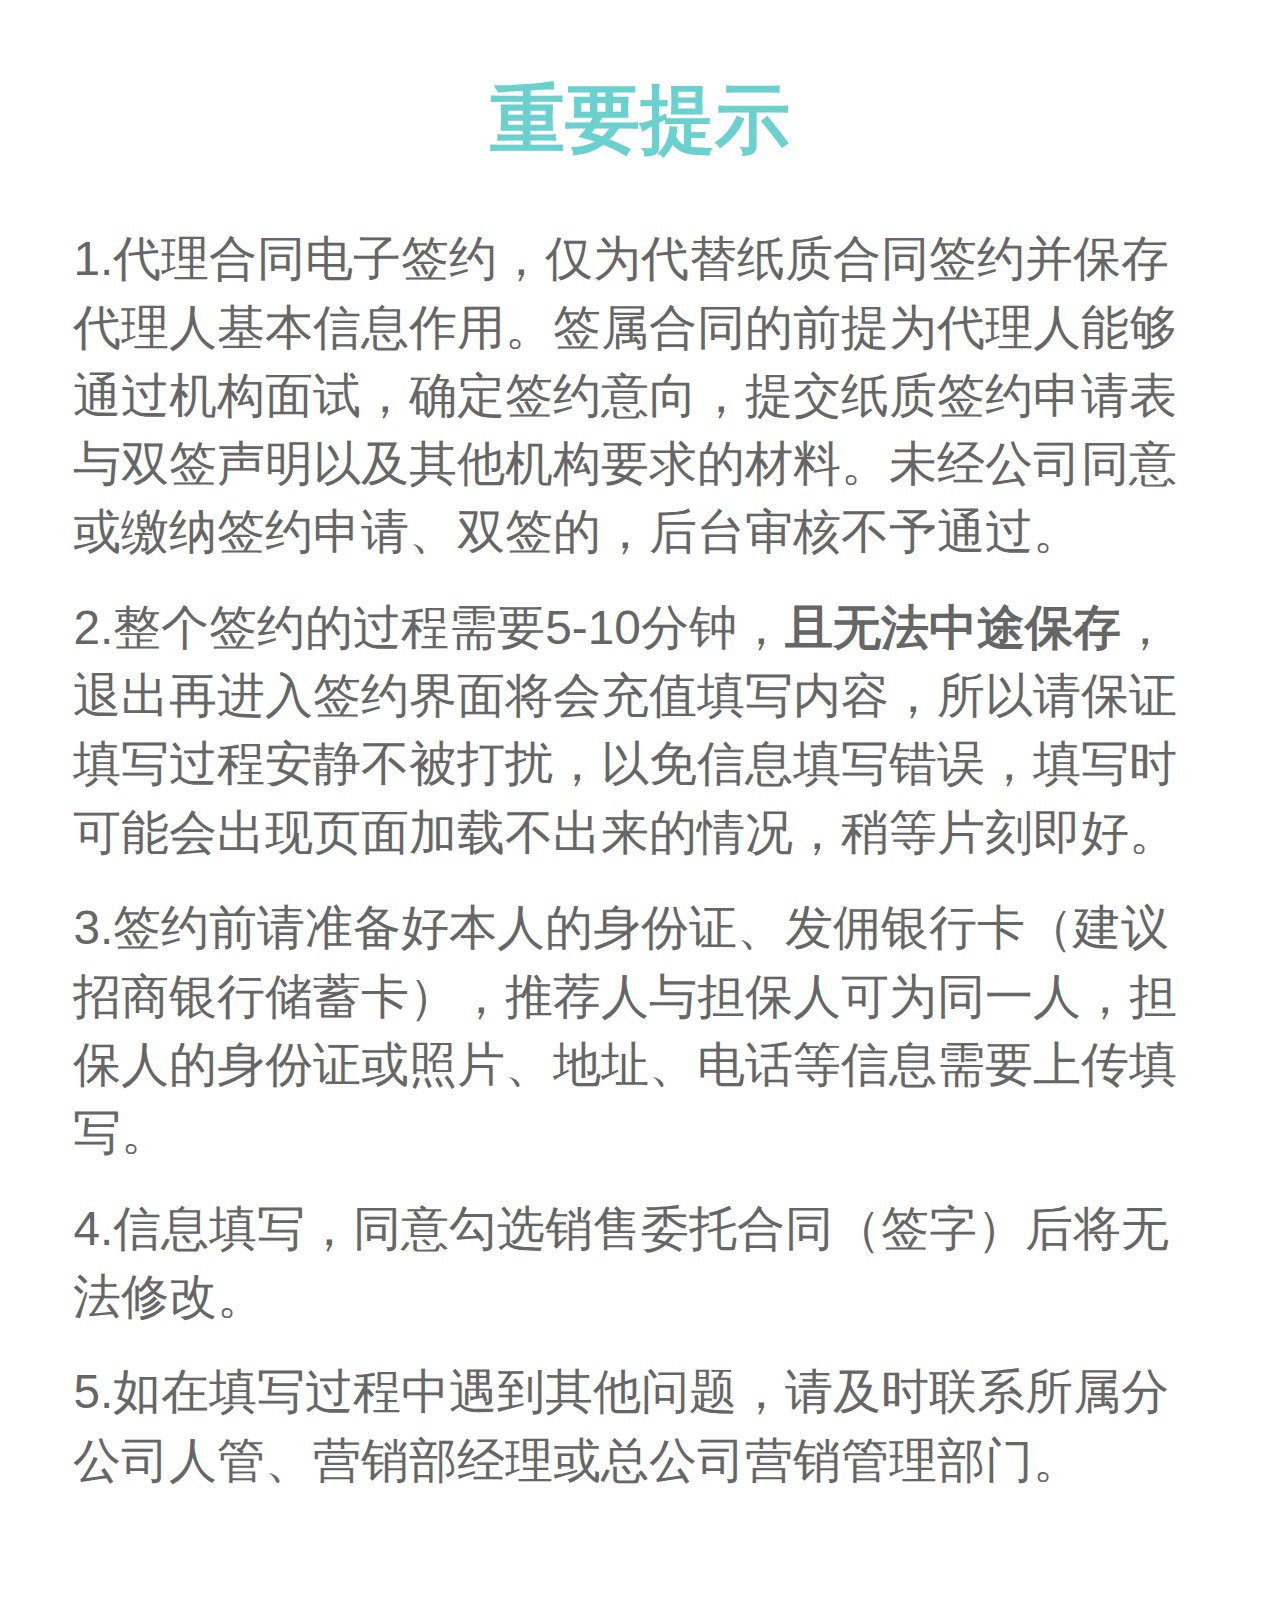
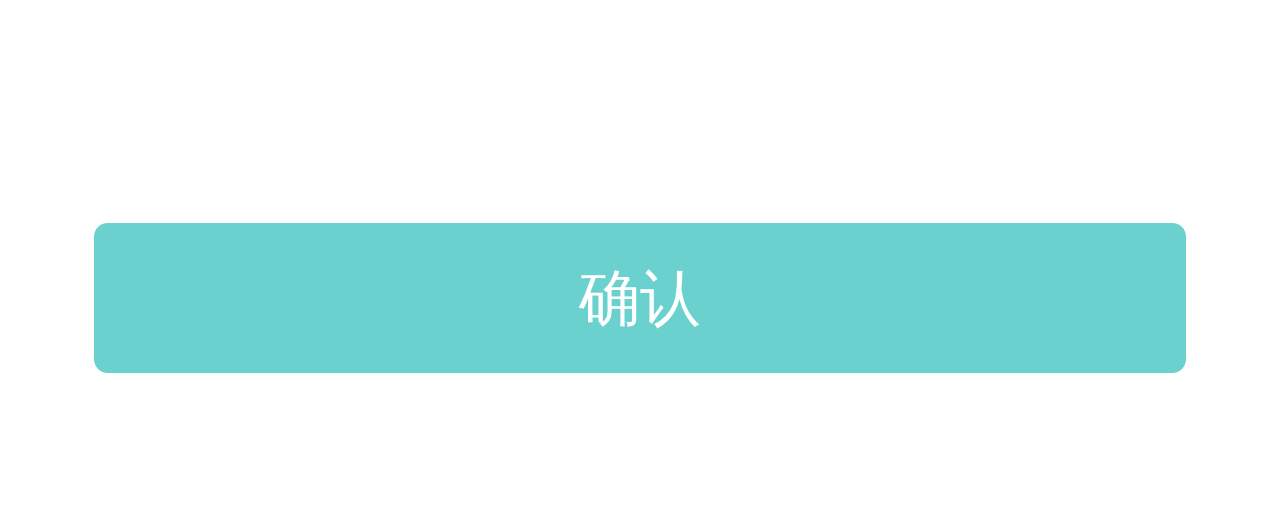
<file: index.html>
<!DOCTYPE html>
<html>
<head>
    <meta charset="utf-8">
    <meta name="viewport" content="width=device-width, initial-scale=1.0, maximum-scale=1.0, user-scalable=no" />
    <title>代理人协议</title>
    <link rel="stylesheet" href="css/base.css" />
    <link rel="stylesheet" href="css/index.css" />
    <script src="js/jquery-1.11.3.js" type="text/javascript" charset="utf-8"></script>
    <script src="js/base.js" type="text/javascript" charset="utf-8"></script>
</head>
<body style=" -webkit-tap-highlight-color: transparent; -webkit-focus-ring-color: transparent;" unselectable="on" onselectstart="return false;">
	<h1 class="index_title">重要提示</h1>
	<ul class="contentBox">
		<li>1.代理合同电子签约，仅为代替纸质合同签约并保存代理人基本信息作用。签属合同的前提为代理人能够通过机构面试，确定签约意向，提交纸质签约申请表与双签声明以及其他机构要求的材料。未经公司同意或缴纳签约申请、双签的，后台审核不予通过。</li>
		<li>2.整个签约的过程需要5-10分钟，<strong>且无法中途保存</strong>，退出再进入签约界面将会充值填写内容，所以请保证填写过程安静不被打扰，以免信息填写错误，填写时可能会出现页面加载不出来的情况，稍等片刻即好。</li>
		<li>3.签约前请准备好本人的身份证、发佣银行卡（建议招商银行储蓄卡），推荐人与担保人可为同一人，担保人的身份证或照片、地址、电话等信息需要上传填写。</li>
		<li>4.信息填写，同意勾选销售委托合同（签字）后将无法修改。</li>
		<li>5.如在填写过程中遇到其他问题，请及时联系所属分公司人管、营销部经理或总公司营销管理部门。</li>
	</ul>
	<p class="confirmBox">
		<a href="agreement.html" class="confirmBtn">确认</a>
	</p>
	<script type="text/javascript">
		//获取url中的参数
        (function ($) {
		    $.getUrlParam = function (name) {
		        var reg = new RegExp("(^|&)" + name + "=([^&]*)(&|$)");
		        var r = window.location.search.substr(1).match(reg);
		        if (r != null) return unescape(r[2]); return null;
		    }
		})(jQuery);
        var test = window.location.href;
        var request_code = $.getUrlParam('brokerCode');
        window.localStorage.setItem("request_code",request_code);
        window.localStorage.setItem("brokerBlur","1");
	</script>
</body>
</html>
</file>
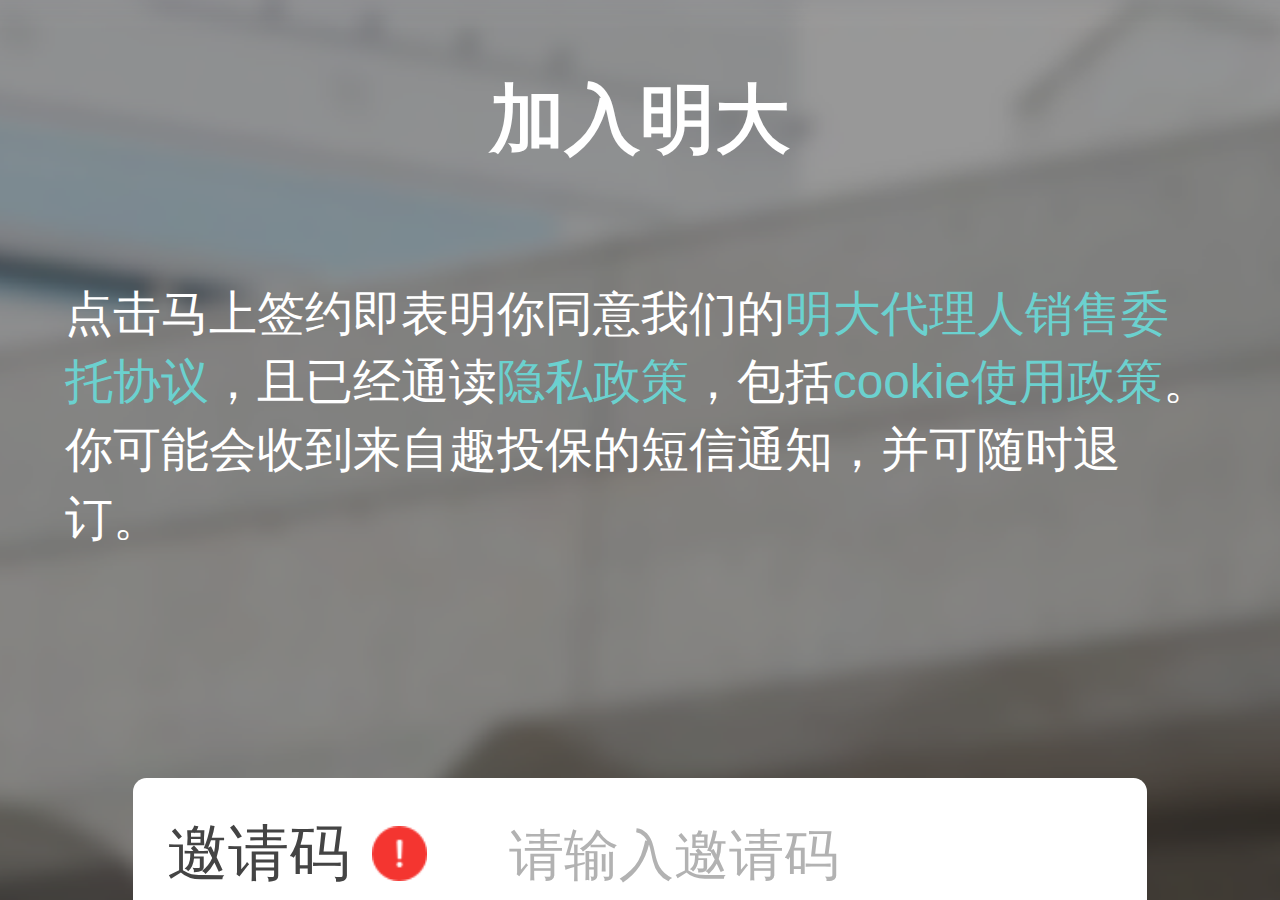
<file: agreement.html>
<!DOCTYPE html>
<html>
<head>
    <meta charset="utf-8">
    <meta name="viewport" content="width=device-width, initial-scale=1.0, maximum-scale=1.0, user-scalable=no" />
    <title>代理人委托协议</title>
    <link rel="stylesheet" type="text/css" href="css/mui.min.css"/>
    <link rel="stylesheet" type="text/css" href="css/swiper.min.css"/>
    <link rel="stylesheet" type="text/css" href="css/animate.min.css"/>
    <link rel="stylesheet" href="css/base.css" />
    <link rel="stylesheet" href="css/agreement.css" />
    <script src="js/jquery-1.11.3.js" type="text/javascript" charset="utf-8"></script>
    <script src="js/mui.min.js" type="text/javascript" charset="utf-8"></script>
    <script src="js/base.js" type="text/javascript" charset="utf-8"></script>
    <script src="js/agreement.js" type="text/javascript" charset="utf-8"></script>
    
</head>
<body style=" -webkit-tap-highlight-color: transparent; -webkit-focus-ring-color: transparent;">
	<div class="agreementBox" unselectable="on" onselectstart="return false;">
		<div class="agreement_BgBox">
			<img class="agreement_Bg" src="img/bg.png" />
		</div>
		<div class="agreementContent">
			<h1 class="agreement_title">加入明大</h1>
			<p class="agreement_titleDes">点击马上签约即表明你同意我们的<span>明大代理人销售委托协议</span>，且已经通读<span>隐私政策</span>，包括<span>cookie使用政策</span>。你可能会收到来自趣投保的短信通知，并可随时退订。</p>
			<div class="agreement_userBox">
				<div class="agreement_user">
					<p class="codeBox borderNone"><span>邀请码</span><img class="warnImg" src="img/warnImg.png" /><input type="number" maxlength="8" class="codeInfo" placeholder="请输入邀请码"/></p>
				</div>
				<div class="refereeBox disnone">
					<p class="borderBottom"><span>推荐人姓名</span><span id="RefereeName"></span></p>
					<p><span>手机号码</span><span id="RefereeTel"></span></p>
				</div>
			</div>
			<p class="signBox">
				<input disabled="disabled" type="button" class="signBtn disSignBtn" value="马上签约"/>
			</p>
			<p class="selectBtn"><span><img src="img/select.png" id="selectBtn"/><a class="selectBtnA"><span>《明大代理人销售委托协议》</span></span></a></p>
		</div>
		 <!--描述：遮罩 -->
		<div class="Shade1" id="Shade1"></div>
		
		<!--描述：合同-->
        <div class="agreeMz1">
	        <h1 class="index_title">上海明大保险经纪有限公司北京分公司保险委托销售合同</h1>
	        <div class="agreeM1 swiper-container" id="agreeM1">
				<div class="swiper-wrapper">
					<div class="swiper-slide one-page">
						<ul class="contentBox">
							<li><strong>甲方：上海明大保险经纪有限公司北京分公司（以下称甲方）</strong></li>
							<li><strong>乙方：  （以下简称乙方），身份证号：      </strong></li>
							<li>为保护甲、乙双方的合法权益，根据《中华人民共和国保险法》、《中华人民共和国合同法》、《 保险经纪人监管规定》等有关法律、法规的规定，本着平等互利、双方自愿的原则，经甲、乙双方协商一致，签订本保险委托销售合同。</li>
							<li><strong>第一章  总则</strong></li>
							<li>第一条  甲、乙双方依据本合同建立的是授权委托关系，本合同及相关内容均不直接或间接构成甲、乙双方之间存在任何形式上的雇主与雇员关系。</li>
							<li>第二条  乙方接受甲方委托在甲方授权范围内以甲方的名义代甲方办理各种保险业务、收取保险费及提供售后服务。甲方按本合同约定支付乙方销售手续费，销售手续费包括：佣金、奖金、津贴（以《上海明大保险经纪有限公司保险业务人员基本管理办法》中的相关规定为准）。</li>
							<li>第三条  本合同对外不作为任何身份证明。</li>
							<li><strong>第二章  委托销售权限和范围</strong></li>
						</ul>
						<img src="img/swiperUp.png" class="swiperUp" />
					</div>
					<div class="swiper-slide two-page">
						<ul class="contentBox">
							<li>第四条  在本合同有效期内，乙方可在          行政区域内以甲方名义代甲方依法合规的办理以下保险销售服务业务：</li>
							<li>一、与客户签订《保险经纪业务委托协议》，根据客户需求制定保险方案；</li>
							<li>二、向客户推荐并讲解保险产品及依法应特别告知的内容；</li>
							<li>三、指导客户填写投保单及相关材料，核实客户身份资料，见证并确认投保人及被保险人在各项投保资料上亲笔签名；</li>
							<li>四、代收取卡单类产品保险费；</li>
							<li>五、递送保险合同文本及相关资料，协助客户办理保单保全、保险理赔并提供相关售后服务。</li>
							<li>第五条  甲方根据业务发展的需要可以对授权乙方的业务范围及其他授权内容进行调整。</li>
							<li>第六条  代理权限限制</li>
							<li>一、乙方无出单、核保、保全和理赔权限；</li>
							<li>二、乙方在代理甲方保险业务时，无权对保险合同进行任何批改、代签字；</li>
						</ul>
						<img src="img/swiperUp.png" class="swiperUp" />
					</div>
					<div class="swiper-slide three-page">
						<ul class="contentBox">
							
							<li>三、乙方无权对投保人、被保险人或受益人做出任何有关保险承保、退保、赔偿或偿付的承诺，或进行任何的代理赔；</li>
							<li>四、乙方无权代收保险费（除本合同另有规定外）、代领保险金；</li>
							<li>五、乙方应按照甲方业务管理的规定及保险公司的保险条款、产品费率及业务流程开展代理业务，不得违反法律法规及监管机构要求。</li>
							<li>第七条  在本合同有效期内，乙方不得为甲方以外的其他机构销售保险业务，也不得将甲方授权的保险业务委托他人办理。否则，由此产生的一切后果均由乙方承担。</li>
							<li>第八条  保险费的代收和交付</li>
							<li>一、除卡单产品外，乙方不得代收客户保险费，乙方应当指导客户采取划账的方式直接向保险公司划转保险费；</li>
							<li>二、乙方不得为客户垫缴保险费，乙方缴至甲方或保险公司的保险费一律视为由投保人缴纳；</li>
							<li>三、乙方应在甲方规定的时间内按甲方规定的方式将收取的卡单产品的保险费缴至甲方或保险公司。</li>
						</ul>
						<img src="img/swiperUp.png" class="swiperUp" />
					</div>
					<div class="swiper-slide four-page">
						<ul class="contentBox">
							<li><strong>第三章  销售手续费的支付</strong></li>
							<li>第九条  甲方依照《上海明大保险经纪有限公司保险业务人员基本管理办法》的相关规定和甲方公布的佣金率，支付乙方销售手续费。《上海明大保险经纪有限公司保险业务人员基本管理办法》以甲方正式发文公布[建议明确公布的介质，比如是 公司办公场所、还是内部网络？]为准。</li>
							<li>第十条  乙方销售的保险业务必须同时满足以下全部条件，甲方才需向乙方支付销售手续费。</li>
							<li>一、甲方或保险公司已收到相应的保险费；</li>
							<li>二、投保人在保单送达回单上签字并由乙方在投保人签字后15日内转交甲方或保险公司；</li>
							<li>三、保单未在犹豫期内退保；</li>
							<li>四、除卡单外，其他寿险产品客户投保后甲方回访成功、承保后保险公司回访成功；</li>
							<li>五、保单的投保人或被保险人在投保前6个月内未发生年缴保费10万元（含）以上保单的退保、减额缴清或失效的情况；</li>
							<li>六、保单的客户信息填写真实、准确、完整。</li>
						</ul>
						<img src="img/swiperUp.png" class="swiperUp" />
					</div>
					<div class="swiper-slide five-page">
						<ul class="contentBox">
							<li>第十一条  甲方以转账方式定期支付乙方销售手续费，乙方依法纳税，税款由甲方代扣代缴。</li>
							<li><strong>第四章  甲方的权利与义务</strong></li>
							<li>第十二条  自乙方提出解除本合同申请之日或甲方发出解除本合同通知之日起，甲方停止向乙方支付销售手续费；对发生在申请之日或通知之日以前的销售手续费，如符合本合同第三章第十条约定的条件，甲方予以发放。</li>
							<li>第十三条  甲方的权利</li>
							<li>一、甲方有权根据法律、法规的要求以及业务经营的需要，修订《上海明大保险经纪有限公司保险业务人员基本管理办法》及相关规章制度，有权根据市场行情和行业政策调整产品品种和手续费政策，修订后的内容甲方将以书面或电子文档形式[明确介质。]予以公示生效，对乙方具有约束力。乙方不同意修订的，视为自动申请解除委托销售合同，双方委托关系自动终止；</li>
							<li>二、甲方有权要求乙方参加甲方因教育训练、经营管理、检查督导而举行的相关活动；</li>
							<li>三、甲方有权根据业务经营及合规性管理需要，针对销售人员制定其他规范性的管理文件，并经正式公布后对乙方具有约束力；</li>
						</ul>
						<img src="img/swiperUp.png" class="swiperUp" />
					</div>
					<div class="swiper-slide six-page">
						<ul class="contentBox">
							<li>四、甲方有权在合同有效期内通过电话或其他形式确认乙方担保人信息的真实准确性，如发现虚假信息，有权要求乙方在规定时间内提供新的担保人，如不能按时提供，甲方有权终止委托关系；</li>
							<li>五、如乙方提供的客户信息存在真实性、完整性问题，甲方有权要求乙方在规定的时限内予以补正，在补正之前，甲方有权不予支付客户信息存在问题的保单项下的销售手续费等利益，如前述销售手续费等利益已经支付，甲方有权在下一次支付利益时予以扣除，若下一次支付时不足以扣除前述利益，由乙方补足差额部分。乙方拒不补正或者逾期未能补正或故意提供虚假信息的，甲方有权解除本合同，按照法律法规及本协议的相关约定追究乙方违约责任，并向监管部门报告。</li>
							<li>第十四条  甲方的义务</li>
							<li>一、应按本合同第三章之规定向乙方支付销售手续费；</li>
							<li>二、在本合同有效期内，向乙方提供开展保险销售业务所必需的证件、保险单证和相关展业材料；</li>
							<li>三、依法保护乙方个人信息。</li>
							<li>四、在本合同有效期，为乙方提供必要的培训；</li>
						</ul>
						<img src="img/swiperUp.png" class="swiperUp" />
					</div>
					<div class="swiper-slide seven-page">
						<ul class="contentBox">
							<li><strong>第五章  乙方的权利和义务</strong></li>
							<li>第十五条  乙方的权利</li>
							<li>一、本合同有效期内，在甲方授权范围内从事保险销售业务；</li>
							<li>二、本合同有效期内，有权要求甲方按本合同第三章之规定支付销售手续费；</li>
							<li>三、在本合同有效期内，有权要求甲方提供开展保险销售业务所必需的证件、保险单证和相关展业资料；</li>
							<li>四、在本合同有效期内，依据本合同及《上海明大保险经纪有限公司保险业务人员基本管理办法》及相关规章制度的规定，享受甲方提供的有关待遇。</li>
							<li>第十六条  乙方的义务</li>
							<li>(一)遵守国家的法律法规，遵守保险行业的规章制度，遵守甲方制定的《上海明大保险经纪有限公司保险业务人员基本管理办法》、《上海明大保险经纪有限公司保险业务人员合规品质管理办法》及相关规章制度；遵守甲方及合作的保险公司设定的有关代理业务的承保条件、费率使用、保费缴付、品质管理、理赔协助、时效要求等业务流程和业务管理规定；</li>
						</ul>
						<img src="img/swiperUp.png" class="swiperUp" />
					</div>
					<div class="swiper-slide eight-page">
						<ul class="contentBox">
							<li>(二)承诺在保险销售活动过程中遵循以下原则和标准：</li>
							<li>1、主动提供客户告知书，告知甲方公司名称、营业场所、业务范围、联系方式等基本事项；告知是否与相关保险公司、保险中介机构存在关联关系；如实客观介绍甲方公司经营历史、服务特色等内容；</li>
							<li>2、主动说明保险经纪人的法律定位和业务性质；</li>
							<li>3、主动出示执业证书、身份证明；</li>
							<li>4、在与客户确认服务关系的基础上，与客户签订《保险经纪业务委托协议》；</li>
							<li>5、了解客户现有社会保障、已购商业保险、保障需求、保险预算等基本情况；</li>
							<li>6、客户签署保险合同前，详细解释说明保险合同及保险产品的基本内容，尤其是保单中的责任免除条款事项、退保事项、分红或投资连结型保险的投资风险以及其他依法应特别告知的内容，包括但不限于主要保险条款、保障范围、保险期限、缴费期间、赔偿限额、免责条款、红利分配方式、索赔程序、退保及其他费用扣除、现金价值、犹豫期、宽限期、保单中止期等，提醒客户全面履行告知义务、配合电话回访，提示客户违反如实告知义务的后果，并见证客户亲笔书面确认；</li>
						</ul>
						<img src="img/swiperUp.png" class="swiperUp" />
					</div>
					<div class="swiper-slide nine-page">
						<ul class="contentBox">
							<li>7、在了解客户风险状况与保险需求基础上，充分考虑其实际需要及经济能力，推荐保险产品；</li>
							<li>8、协助客户准备投保文件，确保投保资料各项信息真实、准确、有效，见证投保人、被保险人、受益人或监护人本人在各类投保文件、保单回执、保全理赔文件等保险公司规定需客户亲笔签名的资料上亲笔签字确认；</li>
							<li>9、提醒客户在规定时限内配合甲方及合作保险公司的回访、核查、体检或提供相关资料，并不得误导、劝诱客户提供虚假信息、资料；</li>
							<li>10、提醒客户根据保险合同的支付条件按时履行缴费义务；</li>
							<li>11、协助客户检查合同文本内容是否与投保单信息完全一致，确保保险单据和相关文件完整准确；</li>
							<li>12、向客户提供业务咨询、卡单类保险产品的保费收取、保单递送、保单保全和保险理赔等服务。</li>
							<li>(三)接受甲方的检查指导，使用甲方统一的展业宣传资料；</li>
							<li>(四)承担与保险委托销售业务活动相关的费用；</li>
						</ul>
						<img src="img/swiperUp.png" class="swiperUp" />
					</div>
					<div class="swiper-slide ten-page">
						<ul class="contentBox">
							<li>(五)不得损害甲方、各保险公司和保险消费者的合法权益；</li>
							<li>(六)应本着诚实信用的原则，按本合同以及相关文件的规定，在甲方授权的范围内进行业务销售活动；</li>
							<li>(七)乙方应按照准确、完整、安全、保密的原则，收集、记录客户信息，并将客户信息真实、完整地提交给甲方，保证甲方业务经营和客户服务的需要，客户信息包括但不限于投保人、被保险人和指定受益人的姓名、性别、出生日期、身份证件或身份证明文件的类型、号码，以及投保人的联系电话和联系地址等客户个人信息；</li>
							<li>(八)乙方如为其他销售人员担任担保人，应当承担作为担保人的担保义务，并签署担保书；</li>
							<li>(九)仅在本合同约定的地域范围内开展保险销售服务业务；</li>
							<li>(十)在本合同终止后，乙方须将甲方提供的销售业务所必需的证件以及剩余的保险单证、相关展业资料交回甲方；</li>
							<li>(十一)认同甲方企业文化，积极维护甲方名誉与企业形象；</li>
						</ul>
						<img src="img/swiperUp.png" class="swiperUp" />
					</div>
					<div class="swiper-slide eleven-page">
						<ul class="contentBox">
							<li>(十二)乙方住址或联系方式发生变更的，自变更之日起十日以内填报《销售人员住址、联系方式变更报告单》并提交甲方。如因乙方未及时填报并提交甲方，导致甲方按原来的住址或联系方式无法向乙方送达有关通知、决定的，自通知、决定寄出之日起15日视为已送达；</li>
							<li>(十三)保护甲方公司商业秘密，未经甲方书面同意，不得将所知悉的秘密泄露给第三方；</li>
							<li>(十四)乙方的所有的对外宣传行为，包括但不限于个人微信公众号、朋友圈、微博、网页等互联网宣传媒介上的文章、图片、评论，不得有侵犯甲方或第三方合法权利的情形，不得捏造、散布虚假信息；</li>
							<li>(十五)法律法规及保监会要求遵守的其他规范性行为。</li>
							<li><strong>第六章 担保</strong></li>
							<li>第十七条  司内担保人与甲方解除委托合同后，对于担保合同存续期间的行为仍然负有担保的义务。</li>
							<li>第十八条  在本合同订立时，乙方需提供一名担保人。具有担保资格的司内人员或司外人员均可成为担保人。担保人须与甲方签订保证担保书。</li>
						</ul>
						<img src="img/swiperUp.png" class="swiperUp" />
					</div>
					<div class="swiper-slide twelve-page">
						<ul class="contentBox">
							<li>第十九条  担保人提出终止担保申请或担保人失去担保资格或担保人发生失踪、死亡或丧失担保能力的，销售人员须在一月内提供新的符合条件的担保人，且担保人与甲方签订新的担保合同，否则本合同自动终止。</li>
							<li><strong>第七章  合同的终止与解除</strong></li>
							<li>第二十条  甲、乙双方有正当理由均可以以书面形式向对方提出解除本合同。</li>
							<li>第二十一条  乙方发生下列情形之一的，甲方有权单方面解除本合同，追究乙方的相关责任，并要求乙方悉数退还就所涉保单所收取的全部销售手续费，并对因此给甲方造成的损失（ 包括但不限于：客户所缴保费与客户保单现金价值间的差额、理赔款项、利息、诉讼费用、鉴定费用、监管处罚、商誉损失等）承担赔偿责任：</li>
							<li>一、隐瞒事实，进行虚假或者误导性说明、宣传；</li>
							<li>二、擅自印制、发放、传播保险产品宣传材料；</li>
							<li>三、向新进销售人员做出不实说明或唆使新进销售人员做不如实告知，使其对甲方规定及各项制度产生误解；</li>
							<li>四、对甲方的财务状况做出虚假或误导性陈述；</li>
						</ul>
						<img src="img/swiperUp.png" class="swiperUp" />
					</div>
					<div class="swiper-slide twelve-page">
						<ul class="contentBox">
							<li>五、利用行政处罚结果捏造、散布虚假事实，诋毁其他保险公司、保险中介结构或者个人的信誉；</li>
							<li>六、对不同保险产品内容做不公平或者不完全比较；</li>
							<li>七、曲意理解或解释合同条款、投保规则、保全理赔等业务规则；</li>
							<li>八、伪造保单或未经授权擅自修改、变更保险条款和保险费率，与客户签订附加合约，或保险事故发生后再与客户签订投保书，或串通投保人、被保险人或受益人参与制造假赔案以欺骗公司；</li>
							<li>九、未经保险合同当事人同意或者授权擅自填写、更改保险合同及其文件内容或者为保险合同当事人提供虚假证明材料；</li>
							<li>十、隐瞒免责条款、犹豫期等与保险合同有关的重要情况；</li>
							<li>十一、对保险产品的保障利益、红利、盈余分配或者未来不确定收益做出超出合同保证的承诺；</li>
							<li>十二、给予或者承诺给予客户保险合同规定以外的其他利益，直接或变相向客户返还全部或部分手续费（佣金）；</li>
							<li>十三、向客户收取卡单保险费以外的款项；</li>
						</ul>
						<img src="img/swiperUp.png" class="swiperUp" />
					</div>
					<div class="swiper-slide twelve-page">
						<ul class="contentBox">
							<li>十四、利用行政权力、行业优势地位或者职业便利以及其他不正当手段强迫、引诱或者限制客户订立保险合同，或者为其他机构、个人牟取不正当利益；</li>
							<li>十五、通过刊发各类媒体形式的广告、散发书面资料、口头宣传及其他渠道向客户曲意解释甲方的各项业务管理规则，影响客户签订保险合同选择；</li>
							<li>十六、盗用公司或他人名义对客户进行诱骗投保；</li>
							<li>十七、隐瞒、阻碍客户履行如实告知义务或者协助、诱导其不履行如实告知义务，或者与客户串通安排他人顶替体检，伪造或修改体检报告，或明知客户顶替体检不制止且不告知甲方，或在客户不知情的情况下擅自找他人顶替体检；</li>
							<li>十八、协助客户提供不完全体检病史、财务资料或隐瞒客户提供的体检病史、财务资料；</li>
							<li>十九、代替或者唆使、放任他人代替客户签署、唆使或串通客户虚假签署保险公司规定需投保人或被保险人本人亲笔签名的相关保险资料、保险单证或其他重要文件；</li>
							<li>二十、提供虚假的联系地址、联系电话、健康告知等客户信息；</li>
						</ul>
						<img src="img/swiperUp.png" class="swiperUp" />
					</div>
					<div class="swiper-slide twelve-page">
						<ul class="contentBox">
							<li>二十一、未能见证投保人、被保险人、受益人或监护人本人在各类投保文件、保单回执、保全理赔文件等保险公司规定需客户亲笔签名的资料上亲笔签字确认，保险合同及其他相关文件上存在虚假签名情况；</li>
							<li>二十二、代替或者唆使他人假冒投保人或被保险人接受甲方或保险公司的电话回访，或者通过虚假客户信息阻碍投保人接受回访、诱导投保人不接受回访或者不如实回答回访问题；</li>
							<li>二十三、阻挠客户犹豫期退保，诱导、唆使客户终止、放弃有效的保险合同，购买新的保险产品，且损害投保人利益；</li>
							<li>二十四、滞留、侵占客户保费、退保金、保险赔款、保险金等财物；</li>
							<li>二十五、欺骗投保人、被保险人或者受益人；</li>
							<li>二十六、诱导客户提供不真实的客户信息，伪造、篡改客户信息，违反限定范围接触、使用客户信息，泄露和倒卖客户信息、甲方的商业秘密；</li>
							<li>二十七、骗取或者串通他人骗取保险销售手续费；</li>
							<li>二十八、串通客户骗取保险金或者保险赔款；</li>
						</ul>
						<img src="img/swiperUp.png" class="swiperUp" />
					</div>
					<div class="swiper-slide twelve-page">
						<ul class="contentBox">
							<li>二十九、超出业务范围（向客户销售非公司官方统一采购的各类保险产品，向客户推荐非公司官方统一采购的各类金融产品等）、约定的区域范围外进行保险营销活动；</li>
							<li>三十、伪造、变造、转让《保险销售从业人员资格证书》；</li>
							<li>三十一、私自印制、伪造、变造、倒买倒卖、隐匿、销毁保险单证；</li>
							<li>三十二、为其他公司销售保险业务、从事传销、直销等其他职业；</li>
							<li>三十三、自行聘用他人协助其管理，或者自行将客户管理等相关工作委托或者外包给他人时，未明示其行为不属于公司行为、所招募人员不属于公司员工；</li>
							<li>三十四、私自采购或销售未经相关金融监管部门批准的非保险金融产品；</li>
							<li>三十五、违反法律法规、监管规定及行业自律准则；</li>
							<li>三十六、向甲方提供的身份证明、学历证明、《个人信息登记表》中的登记内容以及其他甲方要求的个人资料虚假或不完整；</li>
						</ul>
						<img src="img/swiperUp.png" class="swiperUp" />
					</div>
					<div class="swiper-slide twelve-page">
						<ul class="contentBox">							
							<li>三十七、非法开展境外保险业务，非法宣传、推介、销售境外保险机构的保险产品（包括港、澳、台等），包括但不限于以产品说明会、理财高峰会、理财知识讲座等名义宣传、推介境外保险机构保险产品的行为，或者安排有意投保境外保险产品这赴境外投保的行为，构成为促成交易而开展宣传、招徕的销售境外保险产品的行为；参与外部[这里是指境外的吗?]其他机构组织的相关培训活动；通过“境内介绍、境外签单、境外承保”方式变相到境内非法销售保险产品的行为；</li>
							<li>三十八、因销售服务过程中存在违法违规行为被客户投诉，或者因销售人员过错导致保单退保造成甲方损失，或者因经济违法违规活动受到行政处罚或者行业自律组织处分的，或者因犯罪被判处刑罚的；</li>
							<li>三十九、私自招募保险销售人员，在增员推荐过程中未明示所招募人员不属于公司员工，或在增员推荐过程中承诺将拟招募人员转为公司员工；</li>
							<li>四十、虚构保险销售业务，或者协助制造、捏造退保事由，或者与投保人恶意串通全额退保，或者因其他违规销售导致保单全额退保，套取保险佣金；</li>
							<li>四十一、《上海明大保险经纪有限公司保险业务人员基本管理办法》中所列明的乙方在开展保险营销活动过程中不能从事的其他行为；</li>
						</ul>
						<img src="img/swiperUp.png" class="swiperUp" />
					</div>
					<div class="swiper-slide thirteen-page">
						<ul class="contentBox">							
							<li>四十二、按照《上海明大保险经纪有限公司保险业务人员基本管理办法》，维持考察未达到销售人员最低职级维持标准的；</li>
							<li>四十三、不参加甲方组织的因教育训练、经营管理、检查督导而举行的相关活动的；</li>
							<li>四十四、给甲方公司（以及投资人）名誉造成不良影响；</li>
							<li>四十五、未经公司允许擅自使用公司标识、商标进行宣传或仿冒公司字号注册公司的；</li>
							<li>四十六、故意扰乱甲方营业场所、会议、培训现场秩序的；</li>
							<li>四十七、对与保险业务相关的法律、法规、政策做虚假宣传；</li>
							<li>四十八、以银行理财产品、银行存款、证券投资基金份额等其他金融产品的名义宣传销售保险产品；</li>
							<li>四十九、因销售行为存在违法违规问题而导致非正常给付与退保群体性事件或者造成严重负面影响或引发较大风险情形的；</li>
							<li>五十、私自采取委托销售、产品包销、层层分销等方式，通过无合法资质的第三方平台销售保险产品；</li>
						</ul>
						<img src="img/swiperUp.png" class="swiperUp" />
					</div>
					<div class="swiper-slide fourteen-page">
						<ul class="contentBox">
							<li>五十一、作为保险销售团队的管理或负责人，指挥、决策、组织、实施销售违法违规行为，或者指使、唆使、帮助、授意他人实施销售违法违规行为，以及有直接管理职责，但未采取必要措施制止或纠正销售违法违规行为；</li>
							<li>五十二、违反《上海明大保险经纪有限公司保险业务人员业务品质管理办法》等其他甲方制定的关于销售从业人员的管理办法的；</li>
							<li>甲、乙任何一方单方面解除本合同的，应书面通知对方。自书面通知送达对方营业场所或对方在本合同所记载的住址之日起，本合同解除。</li>
							<li>第二十二条  发生下列情形之一的，本合同即行终止：</li>
							<li>一、本合同有效期届满，未延期且未在续签合同的；</li>
							<li>二、乙方身故或丧失民事行为能力的；</li>
							<li>三、担保合同失效或担保人失去担保资格或担保人丧失担保能力的，自前述情况发生之日起一个月内乙方未重新向甲方提供符合规定《担保书》的。</li>
							<li>第二十三条  本合同终止日起，乙方不得再以甲方销售人员的名义从事任何保险销售业务。</li>
						</ul>
						<img src="img/swiperUp.png" class="swiperUp" />
					</div>
					<div class="swiper-slide twelve-page">
						<ul class="contentBox">
							<li>第二十四条  本合同终止日起7个工作日以内，乙方应将与业务销售相关的证件、保险单证、业务手册、相关展业资料及办公用品等交还甲方，以完成交接。</li>
							<li>第二十五条  乙方未按照本合同第七章第二十四条约定办理完毕交接手续的，甲方有权拒绝支付尚未支付给乙方的手续费以及其他相关费用，以上款项不足以弥补甲方损失的，甲方有权就不足部分向乙方进行追偿。</li>
							<li><strong>第八章  合同终止后的义务</strong></li>
							<li>第二十六条  在本合同有效期内及终止后，乙方不得以任何方式欺骗或诱导客户将其在本合同项下购买的保险产品退保、减额或转换到其他保险公司，否则，甲方有权就此造成的直接和间接的损失追究乙方的责任。</li>
							<li>第二十七条  合同终止后的销售手续费及利益发放。</li>
							<li>一、本合同终止后，甲方不再向乙方支付任何利益，但乙方销售的合规有效保单在本合同有效期内已经产生但尚未支付的到期利益，甲方予以发放；</li>
						</ul>
						<img src="img/swiperUp.png" class="swiperUp" />
					</div>
					<div class="swiper-slide twelve-page">
						<ul class="contentBox">
							<li>二、本合同终止时，双方依本合同规定结算乙方在合同有效期内产生的各项利益，乙方同意所领取的销售手续费须扣除合同终止前乙方所积欠甲方的任何款项（含乙方依本合同应给付的违约金及损害赔偿）；乙方依本合同对甲方应负担的赔偿责任或积欠甲方的款项，甲方将以应支付乙方的销售佣金、津贴、奖金等报酬抵充；</li>
							<li>三、本合同终止后，如乙方依本合同对甲方应负担赔偿责任或积欠甲方的款项，乙方应在合同终止之日起60日内向甲方支付上述款项，逾期支付的，应按逾期支付金额的日千分之一加计滞纳金，并赔偿给甲方造成的损失。</li>
							<li><strong>第九章  违约责任</strong></li>
							<li>第二十八条  双方应严格按本合同规定履行义务，当事人一方不履行义务或履行义务不符合约定，给对方造成损失的，应当承担损害赔偿、采取补救措施等违约责任。</li>
							<li>第二十九条  乙方没有委托销售权限、超越委托销售权限或委托销售权终止后以甲方名义进行的保险业务，除经甲方追认以外均为乙方个人行为，由乙方自行承担责任，由于乙方行为给甲方造成损失的，应向甲方承担赔偿责任。</li>
						</ul>
						<img src="img/swiperUp.png" class="swiperUp" />
					</div>
					<div class="swiper-slide twelve-page">
						<ul class="contentBox">
							<li>第三十条    在乙方销售甲方保险产品过程中，如涉嫌违法违规违约情形，甲方有权就涉嫌违法违规违约情形的保单，不支付给乙方所涉保单相应的销售手续费，或者向乙方追回所涉保单已发放的销售手续费，并有权进一步要求乙方赔偿甲方的损失；因乙方的违法违规违约行为造成甲方与客户或保险公司之间的纠纷或赔偿责任，乙方应当赔偿甲方的所有直接或间接损失；乙方行为构成犯罪的，提交司法机关依法处理，甲方对乙方的追偿权不因本合同的终止而终止。</li>
							<li>第三十一条  乙方与甲方解除委托关系后，甲方发现乙方在委托关系存续期间存在违法违规违约行为，乙方离司推荐的推荐利益世袭人或客户服务继承人不再享有并应退还因推荐利益世袭制和客户服务继承制而承袭乙方的增员津贴和续年度佣金利益；乙方的保单递归人不再享有并应退还因续期服务递归制而递归的续年度佣金。</li>
							<li>第三十二条  甲方依照本合同规定追究乙方的违约责任的权利不因本合同的终止而终止。</li>
							<li><strong>第十章  附则</strong></li>
							<li>第三十三条  乙方对甲方商业信息负有保密的义务。</li>
						</ul>
						<img src="img/swiperUp.png" class="swiperUp" />
					</div>
					<div class="swiper-slide twelve-page">
						<ul class="contentBox">
							<li>甲方的商业信息包括但不限于一切商业信息、技术信息、财务信息、培训课程、培训方法、培训内容和有关客户信息及其他相关文件、材料等。</li>
							<li>第三十四条  乙方的保密义务的约定在乙方与甲方解除委托关系后仍然有效。</li>
							<li>第三十五条  争议的解决</li>
							<li>甲乙双方就合同发生的争议由双方协商解决，协商不成的，双方均可向甲方所在地人民法院起诉。</li>
							<li>第三十六条  合同的有效期</li>
							<li>本合同有效期为一年，自甲、乙双方签署之日起生效。本合同期满前15日双方未以书面形式通知对方解除或终止合同的，则本合同自动延续一年，延续次数不受限制。</li>
							<li>第三十七条  在订立本合同前，若乙方曾与甲方之外的任何第三方订立保险委托销售合同或聘用合同的，乙方应及时解除原合同，如因乙方违反本项约定与第三方发生纠纷的，责任由乙方自行承担。</li>
							<li>第三十八条  其他未尽事宜由甲、乙双方以补充合同方式进行约定。</li>
						</ul>
						<img src="img/swiperUp.png" class="swiperUp" />
					</div>
					<div class="swiper-slide twelve-page">
						<ul class="contentBox">
							<li>第三十九条  本合同正本一式两份，甲、乙双方各执一份。</li>
						</ul>
						<span class="swiperUpS">上滑回首页</span>
					</div>
				</div>
			</div>
        </div>
	</div>
	<!--描述：遮罩 -->
	<div class="Shade" id="Shade"></div>
	
	<!--描述：loading-->
    <div class="agreeMz">
        <div id="agreeM">
        	<img class="loadingImg" src="img/loadingImg.png" />
        </div>
    </div>
	<script src="js/swiper.min.js" type="text/javascript" charset="utf-8"></script>
    <script src="js/swiper.animate.min.js" type="text/javascript" charset="utf-8"></script>
	<script type="text/javascript">
		var mySwiper = new Swiper('.swiper-container', {
				direction: "vertical",
				loop: true,
				pagination: '.swiper-pagination',
				observer: true, //修改swiper自己或子元素时，自动初始化swiper  
				observeParents: true, //修改swiper的父元素时，自动初始化swiper
				onInit: function(swiper) {
					swiperAnimateCache(swiper);
					swiperAnimate(swiper);
				},
				onSlideChangeEnd: function(swiper) {
					swiperAnimate(swiper);
				}
			})
	</script>
</body>
</html>
</file>
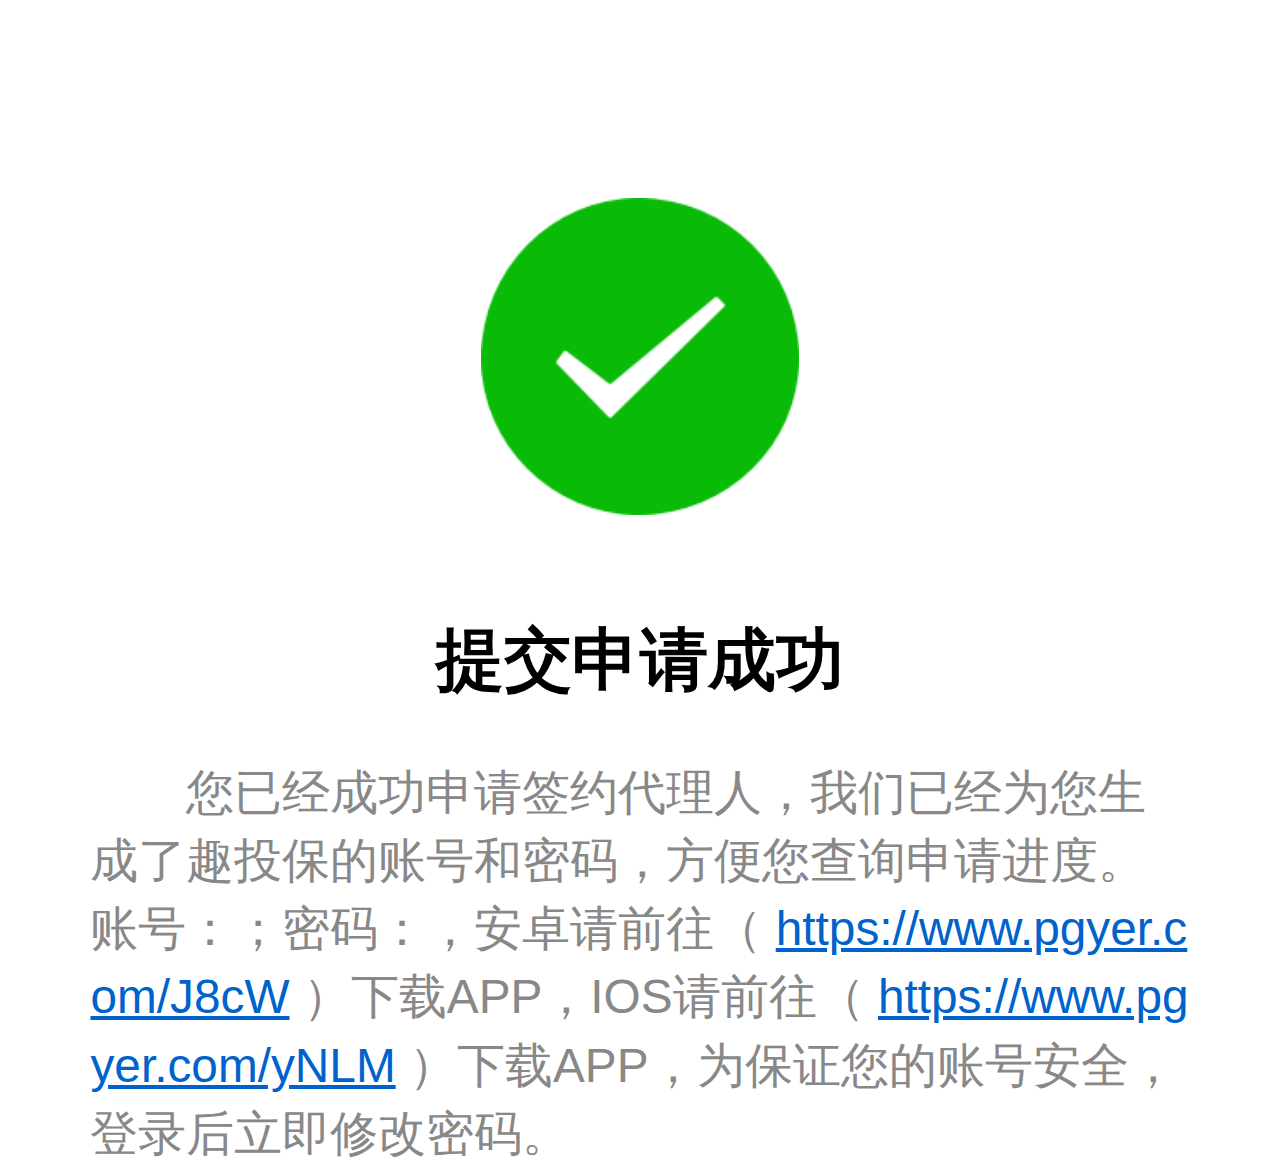
<file: result.html>
<!DOCTYPE html>
<html>
<head>
    <meta charset="utf-8">
    <meta name="viewport" content="width=device-width, initial-scale=1.0, maximum-scale=1.0, user-scalable=no" />
    <title>申请结果反馈</title>
    <link rel="stylesheet" href="css/base.css" />
    <link rel="stylesheet" href="css/index.css" />
    <script src="js/jquery-1.11.3.js" type="text/javascript" charset="utf-8"></script>
    <script src="js/base.js" type="text/javascript" charset="utf-8"></script>
</head>
<body style=" -webkit-tap-highlight-color: transparent; -webkit-focus-ring-color: transparent;" unselectable="on" onselectstart="return false;">
	<p class="successImgBox"><img src="img/successImg.png"/></p>
	<h1 class="success_title">提交申请成功</h1>
	<p class="successBox">
		您已经成功申请签约代理人，我们已经为您生成了趣投保的账号和密码，方便您查询申请进度。账号：<span class="loginName"></span>；密码：<span class="loginPwd"></span>，安卓请前往（ <a href="https://www.pgyer.com/J8cW" class="loginUrl">https://www.pgyer.com/J8cW</a> ）下载APP，IOS请前往（ <a href="https://www.pgyer.com/yNLM" class="loginUrl">https://www.pgyer.com/yNLM</a> ）下载APP，为保证您的账号安全，登录后立即修改密码。
	</p>
	<script type="text/javascript">
		$(function () {
			$(".loginName").html(localStorage.getItem("loginName"));
			$(".loginPwd").html(localStorage.getItem("loginPwd"));
		})
	</script>
</body>
</html>
</file>
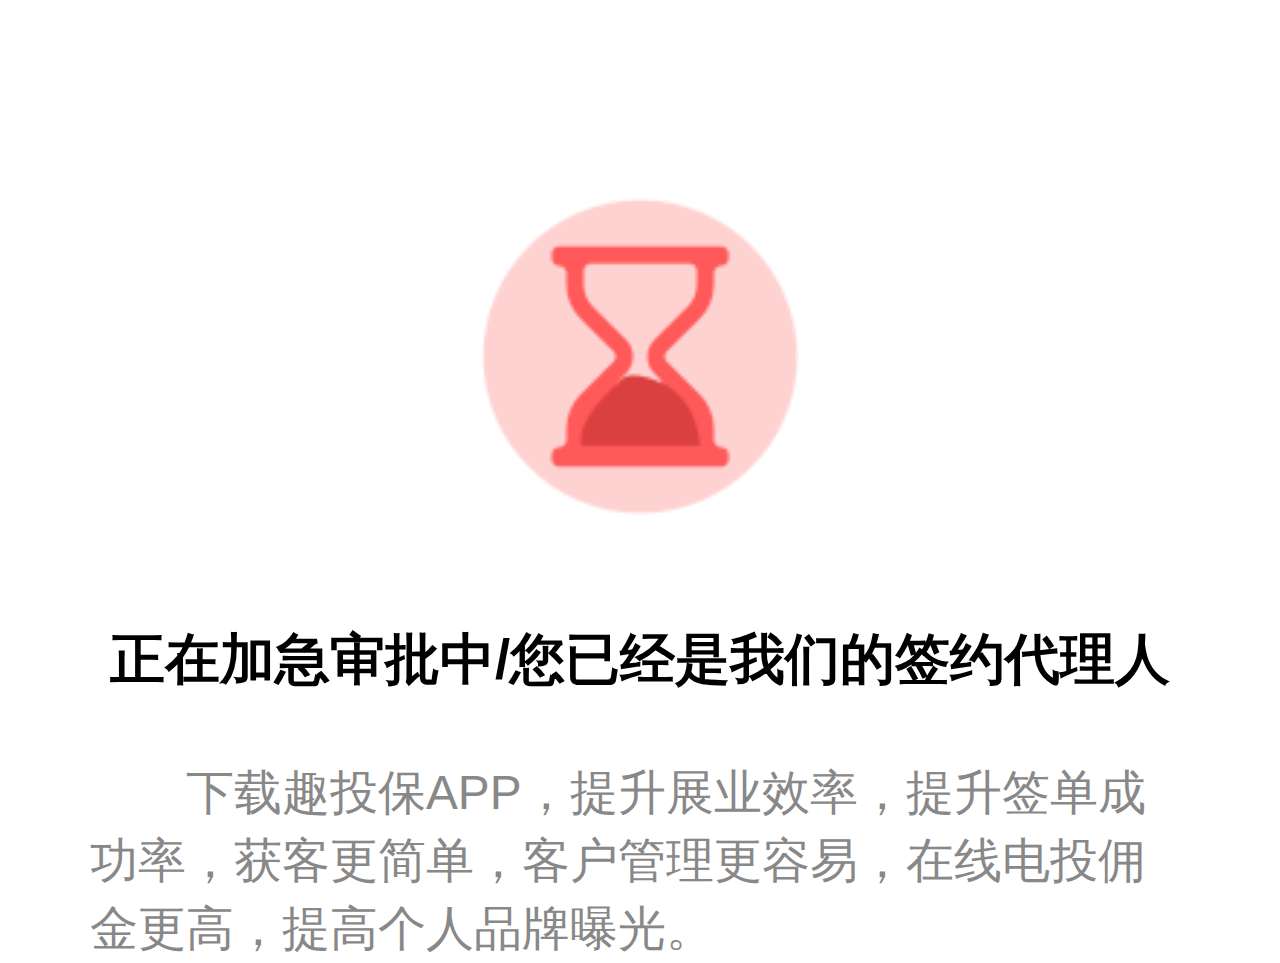
<file: resultAlready.html>
<!DOCTYPE html>
<html>
<head>
    <meta charset="utf-8">
    <meta name="viewport" content="width=device-width, initial-scale=1.0, maximum-scale=1.0, user-scalable=no" />
    <title>申请结果反馈</title>
    <link rel="stylesheet" href="css/base.css" />
    <link rel="stylesheet" href="css/index.css" />
    <script src="js/jquery-1.11.3.js" type="text/javascript" charset="utf-8"></script>
    <script src="js/base.js" type="text/javascript" charset="utf-8"></script>
</head>
<body style=" -webkit-tap-highlight-color: transparent; -webkit-focus-ring-color: transparent;" unselectable="on" onselectstart="return false;">
	<p class="successImgBox"><img src="img/waitImg.png"/></p>
	<h1 class="success_title success_title1">正在加急审批中/您已经是我们的签约代理人</h1>
	<p class="successBox successBox1">
		下载趣投保APP，提升展业效率，提升签单成功率，获客更简单，客户管理更容易，在线电投佣金更高，提高个人品牌曝光。
	</p>
</body>
</html>
</file>
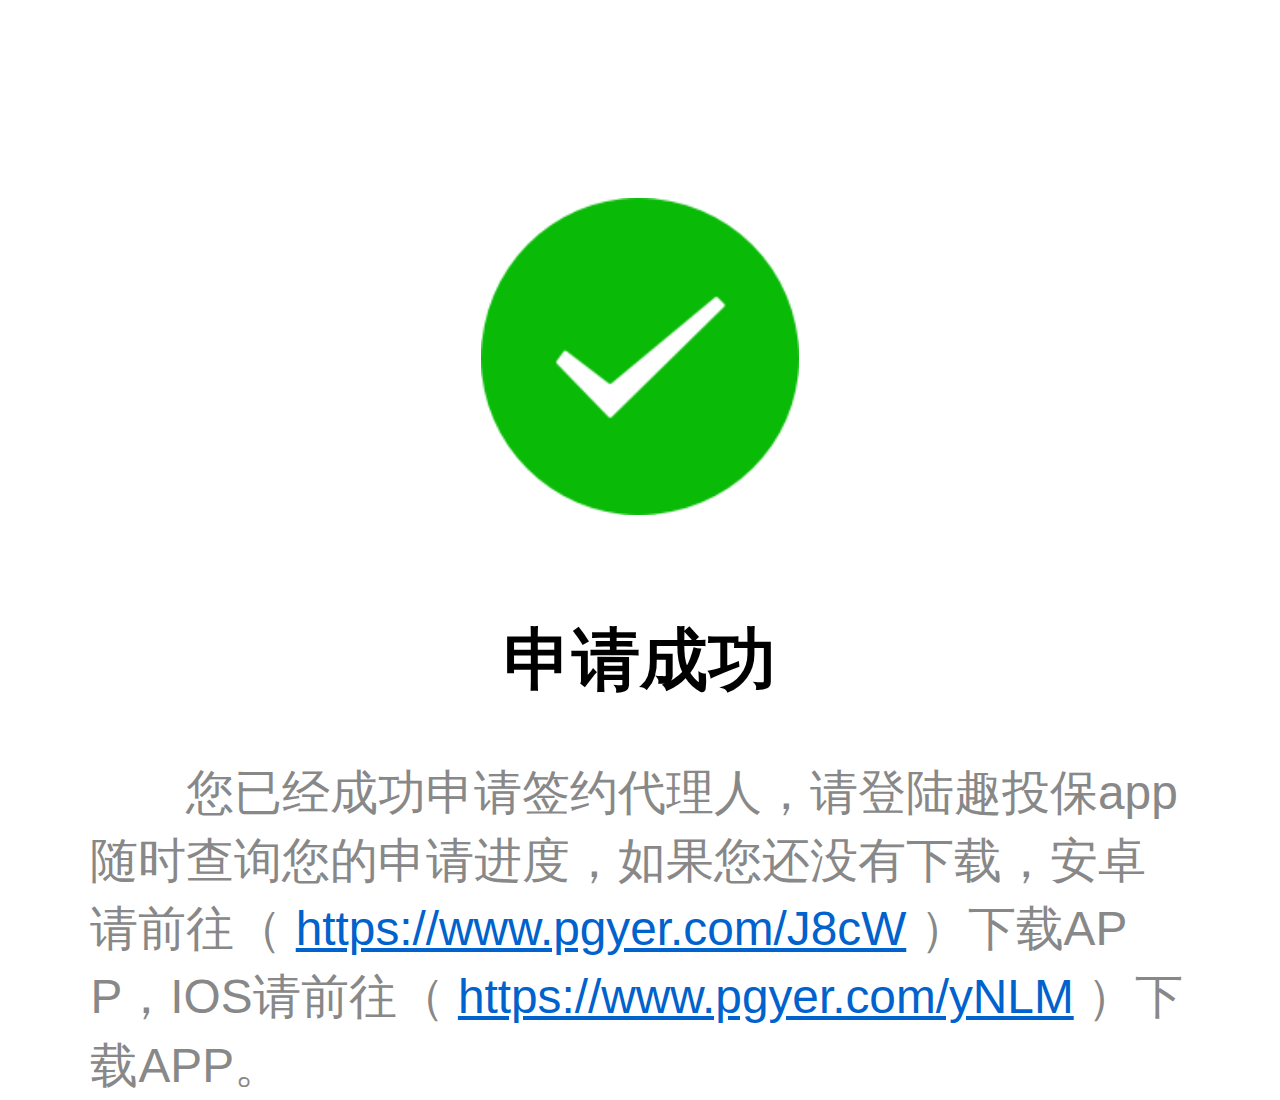
<file: resultRe.html>
<!DOCTYPE html>
<html>
<head>
    <meta charset="utf-8">
    <meta name="viewport" content="width=device-width, initial-scale=1.0, maximum-scale=1.0, user-scalable=no" />
    <title>申请结果反馈</title>
    <link rel="stylesheet" href="css/base.css" />
    <link rel="stylesheet" href="css/index.css" />
    <script src="js/jquery-1.11.3.js" type="text/javascript" charset="utf-8"></script>
    <script src="js/base.js" type="text/javascript" charset="utf-8"></script>
</head>
<body style=" -webkit-tap-highlight-color: transparent; -webkit-focus-ring-color: transparent;" unselectable="on" onselectstart="return false;">
	<p class="successImgBox"><img src="img/successImg.png"/></p>
	<h1 class="success_title">申请成功</h1>
	<p class="successBox">
		您已经成功申请签约代理人，请登陆趣投保app随时查询您的申请进度，如果您还没有下载，安卓请前往（ <a href="https://www.pgyer.com/J8cW" class="loginUrl">https://www.pgyer.com/J8cW</a> ）下载APP，IOS请前往（ <a href="https://www.pgyer.com/yNLM" class="loginUrl">https://www.pgyer.com/yNLM</a> ）下载APP。
	</p>
	<script type="text/javascript">
		$(function () {
			localStorage.clear();
		})
	</script>
</body>
</html>
</file>
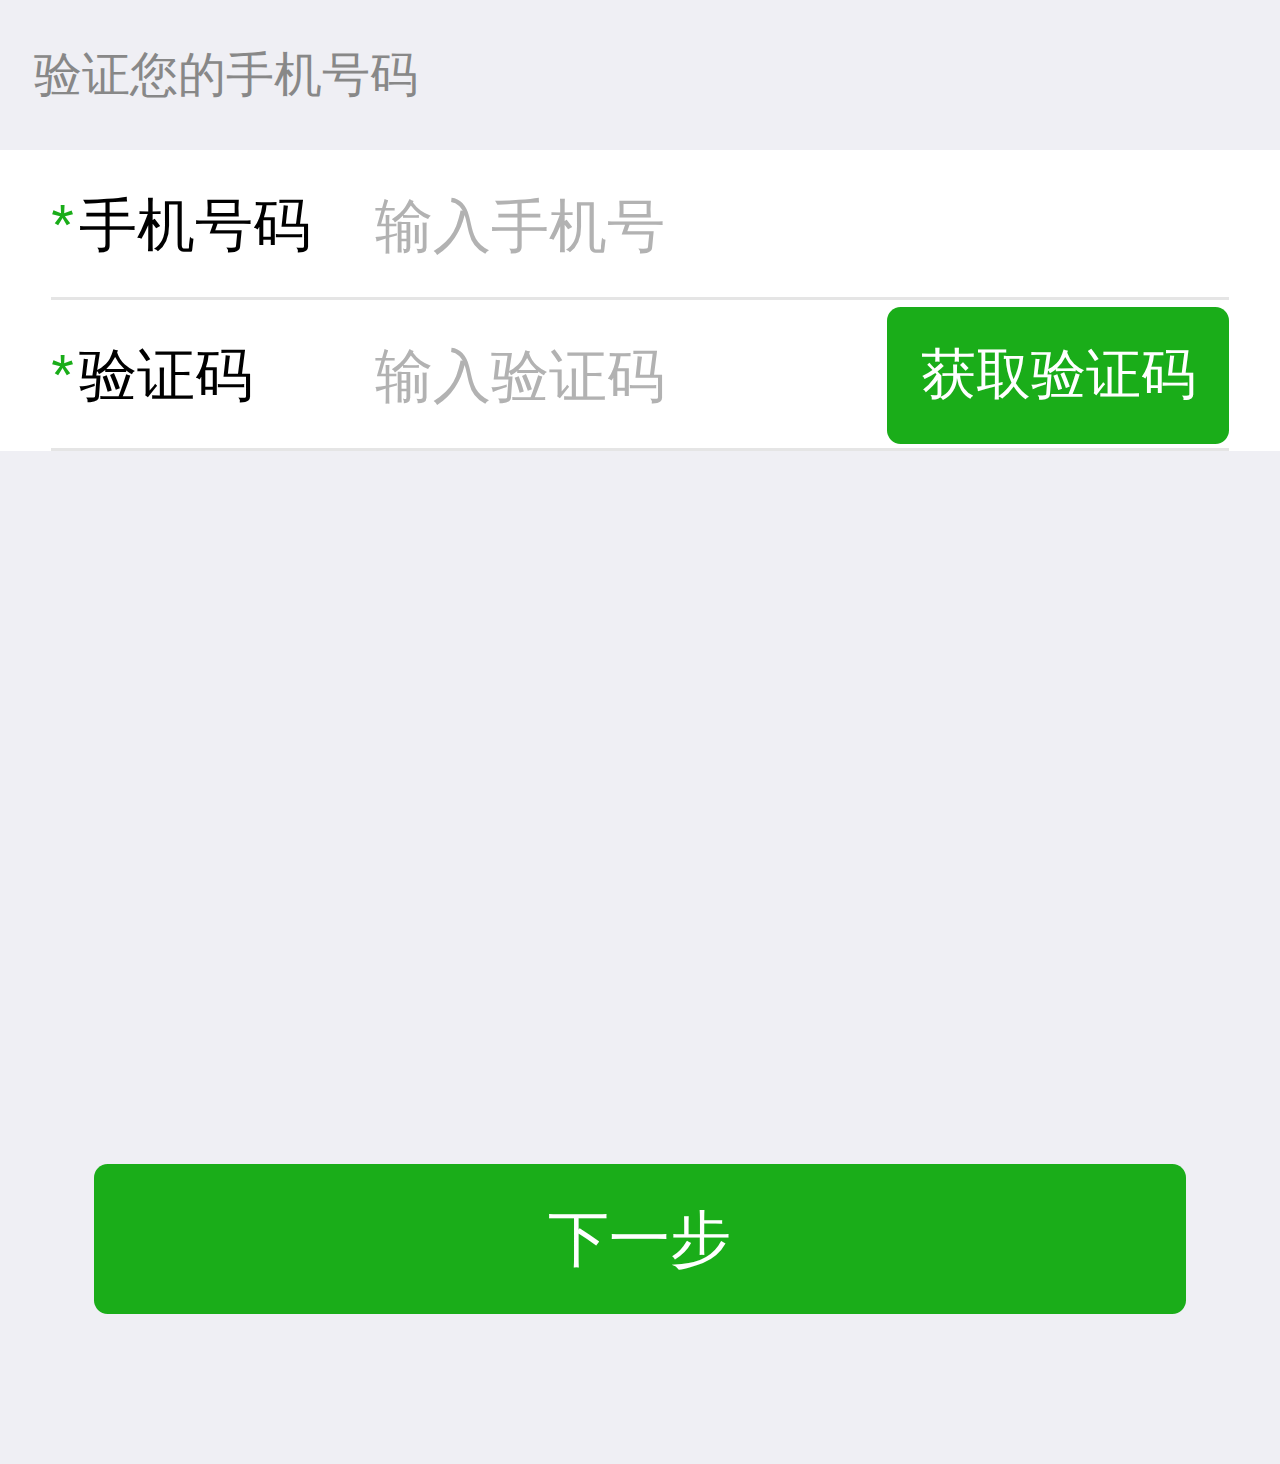
<file: telCode.html>
<!DOCTYPE html>
<html>
<head>
    <meta charset="utf-8">
    <meta name="viewport" content="width=device-width, initial-scale=1.0, maximum-scale=1.0, user-scalable=no" />
    <title>手机号码验证</title>
    <link href="css/mui.min.css" rel="stylesheet" />
    <link rel="stylesheet" href="css/base.css" />
    <link rel="stylesheet" href="css/index.css" />
    <script src="js/jquery-1.11.3.js" type="text/javascript" charset="utf-8"></script>
    <script src="js/base.js" type="text/javascript" charset="utf-8"></script>
    <script src="js/telCode.js" type="text/javascript" charset="utf-8"></script>
</head>
<body style=" -webkit-tap-highlight-color: transparent; -webkit-focus-ring-color: transparent;">
	<div class="telCodeBox" unselectable="on" onselectstart="return false;">
		<div class="info">
			<h3>验证您的手机号码</h3>
			<div class="infoCon">
				<p class="mui-input-row">
			        <label class="firstUN"><span class="green">*</span>手机号码</label>
			        <input type="tel" maxlength="11" class="mui-input-clear uNInput1" id="userTel" placeholder="输入手机号">
			    </p>
				<p class="mui-input-row codeP">
			        <label class="firstUN"><span class="green">*</span>验证码</label>
			        <input type="number" maxlength="6" class="mui-input-clear uNInput2" id="userCode" placeholder="输入验证码">
			    </p>
			    <input type="button" id="codeBtn" class="codeBtn" value="获取验证码" />
			</div>
		</div>
		<p class="telCode_nextBox">
			<button class="telCode_nextBtn">下一步</button>
		</p>
	</div>
	<!--描述：遮罩 -->
	<div class="Shade" id="Shade"></div>
	
	<!--描述：合同-->
    <div class="agreeMz">
        <div id="agreeM">
        	<img class="loadingImg" src="img/loadingImg.png" />
        </div>
    </div>
	<script src="js/mui.min.js"></script>
	<script type="text/javascript">
		mui.init()
	</script>
</body>
</html>
</file>
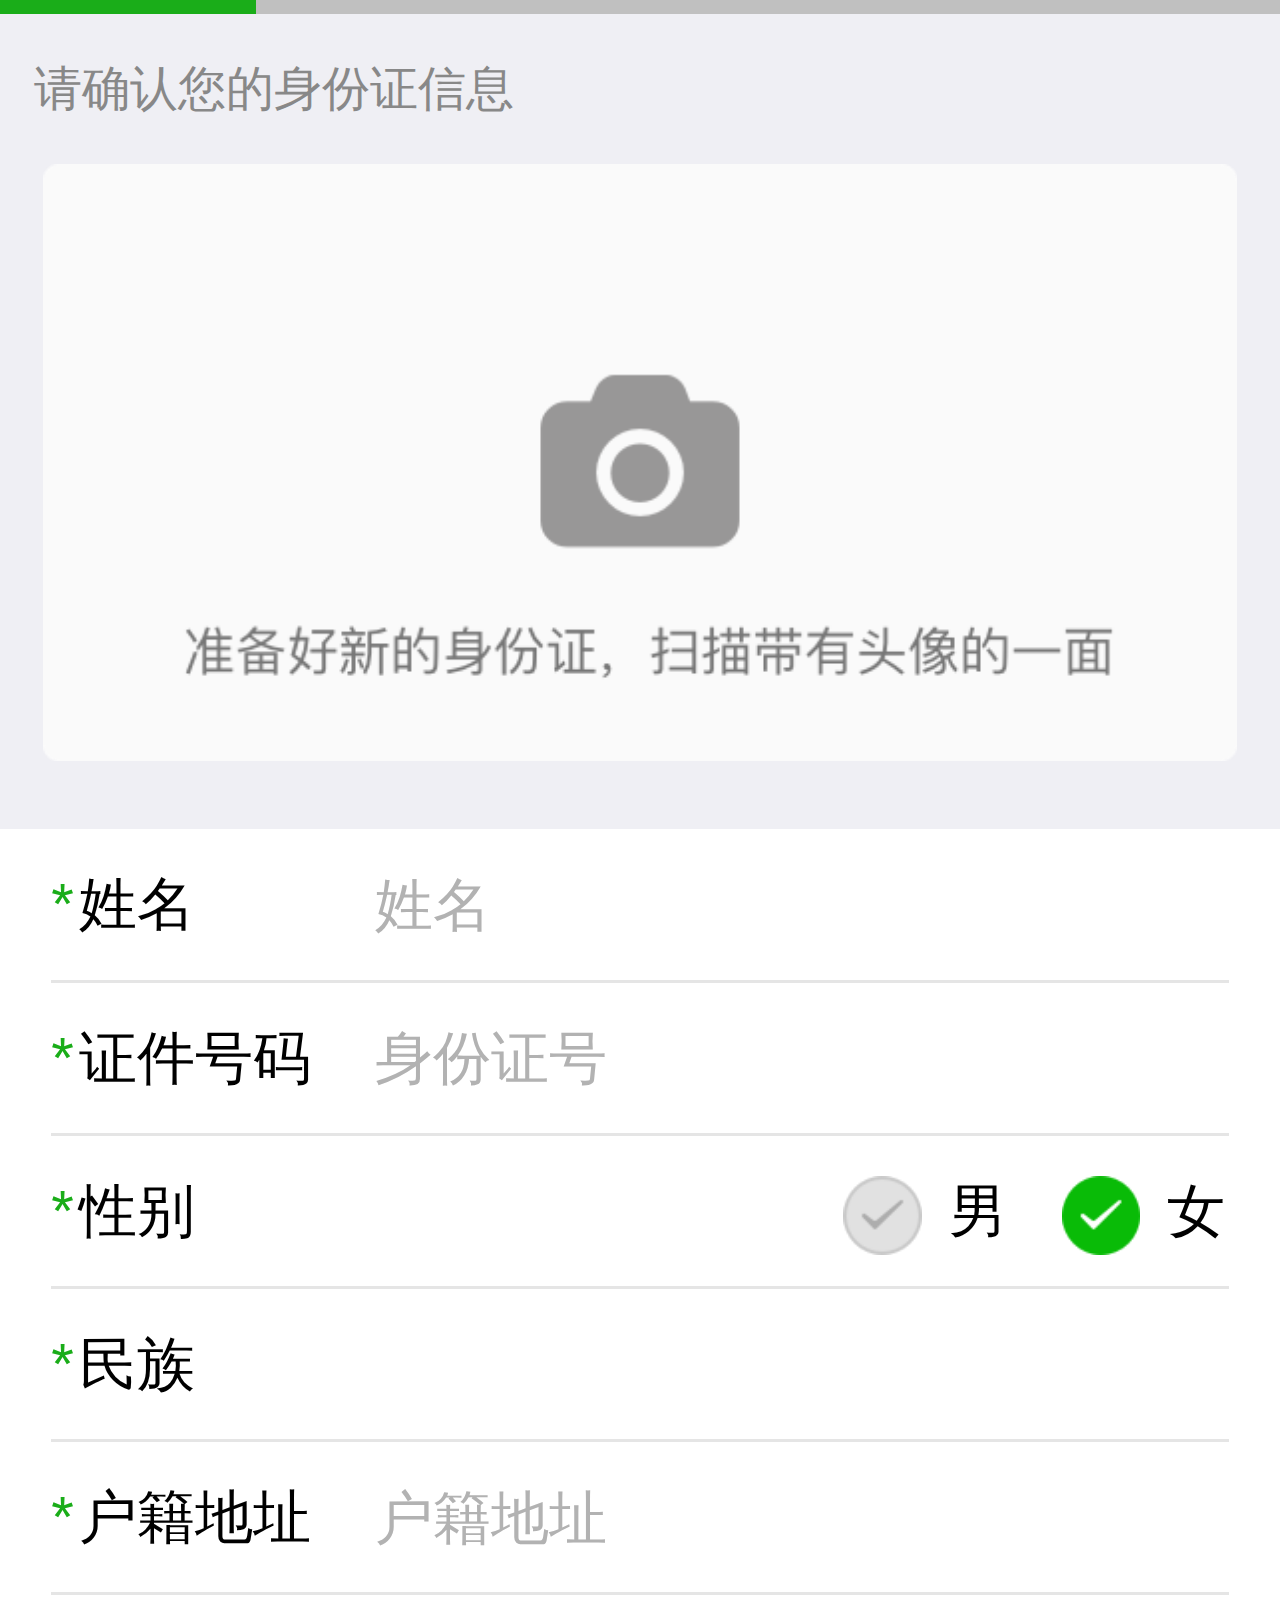
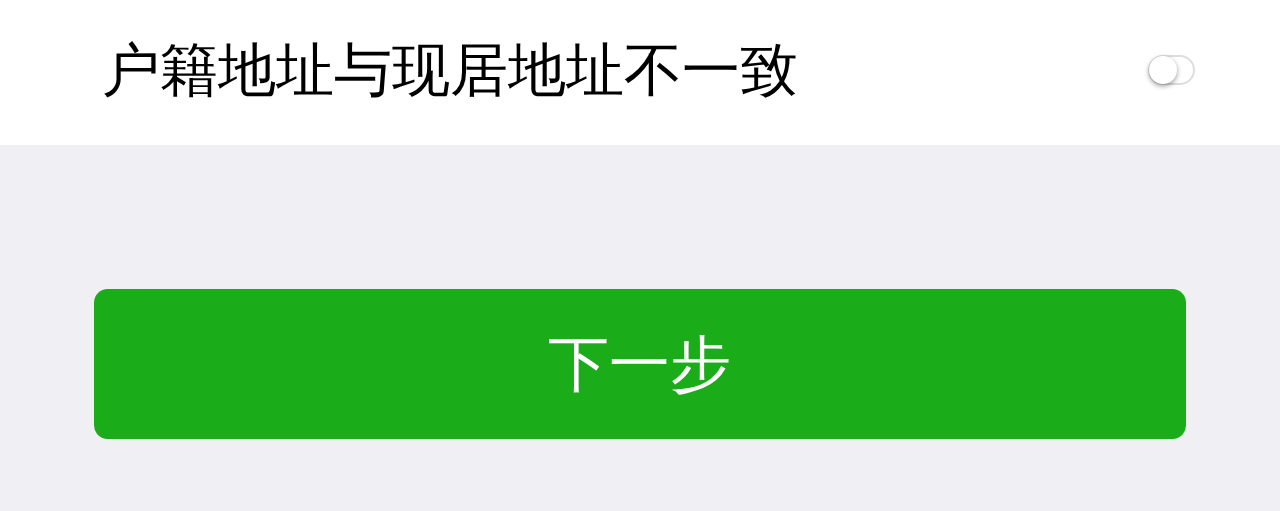
<file: userInfo.html>
<!DOCTYPE html>
<html>
<head>
    <meta charset="utf-8">
    <meta name="viewport" content="width=device-width, initial-scale=1.0, maximum-scale=1.0, user-scalable=no" />
    <title>信息确认</title>
    <link href="css/mui.min.css" rel="stylesheet" />
    <link rel="stylesheet" href="css/base.css" />
    <link rel="stylesheet" href="css/userInfo.css" />
    <script src="js/jquery-1.11.3.js" type="text/javascript" charset="utf-8"></script>
    <script src="js/form.js" type="text/javascript" charset="utf-8"></script>
    <script src="js/base.js" type="text/javascript" charset="utf-8"></script>
    <script src="js/userInfo.js" type="text/javascript" charset="utf-8"></script>
</head>
<body style=" -webkit-tap-highlight-color: transparent; -webkit-focus-ring-color: transparent;" unselectable="on" onselectstart="return false;">
	<div class="infoBoxZ">
		<div class="rangeBox">
			<p class="range"></p>
		</div>
		<div class="userInfo infoBox disblock" data-a="1">
			<div class="info">
				<h2>请确认您的身份证信息</h2>
				<div class="cameraBox">
					<img class="upLoadImg" src="img/upLoad.png" />
					<form id="IDcardForm" method="post" style="text-align:center;" enctype="multipart/form-data">  
			    		<input type="file" id="file_IDcard" name="file" accept="image/*">
				       	<input id="submits_IDcard" type="submit" />
				 	</form>
				</div>
				<div class="infoCon">
					<p class="mui-input-row">
				        <label class="firstUN"><span class="green">*</span>姓名</label>
				        <input type="text" class="mui-input-clear" id="userName" placeholder="姓名">
				    </p>
				    <p class="mui-input-row">
				        <label class="firstUN"><span class="green">*</span>证件号码</label>
				        <input type="text" class="mui-input-clear" id="userId" maxlength="18" placeholder="身份证号">
				    </p>
				    <p class="mui-input-row">
				        <label class="firstUN"><span class="green">*</span>性别</label>
				        <span class="r" id="sexBox"><span class="sexChild sexChildM" data-userId="M"><img class="sexImg" src="img/sex_notSelect.png"/>男</span><span class="mr2 sexChildF sexChild sexClick" data-userId="F"><img class="sexImg" id="F" src="img/sex_select.png"/>女</span></span>
				    </p>
				    <p class="mui-input-row">
				        <label class="firstUN aaa"><span class="green">*</span>民族</label>
				        <select class="r nation" id="nationList">
							<option data-nanum="">请选择</option>
						</select>
				    </p>
				    <p class="mui-input-row">
				        <label class="firstUN"><span class="green">*</span>户籍地址</label>
				        <textarea class="mui-input-clear" id="houseAdr" rows="1" placeholder="户籍地址"></textarea>
				        <span class="delX_icon delX" id="delX"></span>
				    </p>
				    <p class="mui-input-row openCloseBox borderNo">
						<span>户籍地址与现居地址不一致</span>
						<span class="mui-switch mui-switch-mini openCloseBtn" id="openCloseBtn">
						  	<span class="mui-switch-handle"></span>
						</span>
					</p>
				    <p class="mui-input-row adrNowBox">
				        <label class="firstUN" id="adrNowName"><span class="green">*</span>现居地址</label>
				        <textarea class="mui-input-clear" id="adrNow" rows="1" placeholder="现居地址"></textarea>
				        <span class="delX_icon delX" id="delX1"></span>
				    </p>
				</div>
			</div>
			<p class="userNextBox">
				<button class="userNextBtn">下一步</button>
			</p>
		</div>
		<div class="infoBox" id="eduInfo" data-a="2">
			<div class="info">
				<h3>请补充您的学历及其他信息</h3>
				<div class="infoCon">
					<p>
						<lable class="firstUN"><span class="green">*</span>政治面貌</lable>
						<select class="r education" id="polList">
							<option data-polNum = "">请选择</option>
							<option data-polNum="A">群众</option>
							<option data-polNum="B">共青团员</option>
							<option data-polNum="C">中共党员</option>
							<option data-polNum="D">中共预备党员</option>
							<option data-polNum="E">民盟盟员</option>
							<option data-polNum="F">民建会员</option>
							<option data-polNum="G">民革会员</option>
							<option data-polNum="H">无党派人士</option>
							<option data-polNum="I">农工党党员</option>
							<option data-polNum="J">致公党党员</option>
							<option data-polNum="K">九三学社社员</option>
							<option data-polNum="L">民进会员</option>
							<option data-polNum="M">台盟盟员</option>
						</select>
					</p>
					<p>
						<lable class="firstUN"><span class="green">*</span>学历</lable>
						<select class="r education" id="eduInfoList">
							<option data-val="">请选择</option>
						</select>
					</p>
				</div>
			</div>
			<div class="info">
				<h3><span class="green">*</span>上传学历影像文件</h3>
				<div class="infoCon infoConPush">
					<img class="eduCamera" src="img/eduCamera.png" />
					<form id="eduForm" method="post" style="text-align:center;" enctype="multipart/form-data">  
			    		<input type="file" accept="image/*"  name="file" id="file_edu">
				       	<input id="submits_edu" type="submit" />
				 	</form>
				</div>
			</div>
			<p class="nextBox">
				<button class="upBtn eduUpBtn">上一步</button>
				<button class="nextBtn eduNextBtn">下一步</button>
			</p>
		</div>
		<div class="infoBox" id="guaranteeInfo" data-a="3">
			<div class="info">
				<h3>担保人信息</h3>
				<p class="mui-input-row openCloseBox">
					<span>推荐人与担保人是否一致</span>
					<span class="mui-switch mui-switch-mini openCloseBtn" id="guaOpenCloseBtn">
					  	<span class="mui-switch-handle"></span>
					</span>
				</p>
				<div class="guaInfoBox">
					<div class="infoCon guaInfo guaInfoNo">
						<p class="mui-input-row">
					        <label class="firstUN"><span class="green">*</span>姓名</label>
					        <input type="text" class="mui-input-clear" id="guaName" placeholder="姓名">
					    </p>
					    <p class="mui-input-row">
					        <label class="firstUN"><span class="green">*</span>身份证号</label>
					        <input type="text" class="mui-input-clear" maxlength="18" id="guaIDcard" placeholder="身份证号">
					    </p>
					    <p class="mui-input-row">
					        <label class="firstUN"><span class="green">*</span>性别</label>
					        <span class="r"><span class="sexChildGua sexChildGuaM" data-guaSexId="M"><img class="sexImg" src="img/sex_notSelect.png"/>男</span><span class="mr2 sexChildGua sexChildGuaF sexClickGua" data-guaSexId="F"><img class="sexImg" src="img/sex_select.png"/>女</span></span>
					    </p>
					    <p class="mui-input-row">
					        <label class="firstUN"><span class="green">*</span>手机号码</label>
					        <input type="tel" class="mui-input-clear" maxlength="11" id="guaTel" placeholder="手机号码">
					    </p>
					</div>
					<div class="guaInfo guaInfoYes">
						<h3>推荐人信息</h3>
						<p class="guaInfoYesP">
					        <span class="guaInfoYesPName">姓名</span>
					        <span id="guaName1">fengfen</span>
					    </p>
					</div>
				</div>
			</div>
			<div class="info">
				<h3>紧急联系人</h3>
				<div class="infoCon">
					<p class="mui-input-row">
				        <label class="firstUN">姓名</label>
				        <input type="text" class="mui-input-clear" id="mustName" placeholder="姓名">
				    </p>
					<p class="mui-input-row">
				        <label class="firstUN">电话号码</label>
				        <input type="tel" class="mui-input-clear" maxlength="11" id="mustTel" placeholder="电话号码">
				    </p>
				</div>
			</div>
			<p class="nextBox guaNextBox">
				<button class="upBtn guaUpBtn">上一步</button>
				<button class="nextBtn guaNextBtn">下一步</button>
			</p>
		</div>
		<div class="infoBox infoBox1" id="bandCardInfo" data-a="4">
			<div class="info">
				<h3>请绑定持卡人本人的银行卡</h3>
				<div class="infoCon bankCardBox">
					<p class="mui-input-row clearFloat">
				        <label class="firstUN">开户行</label>
				        <span data-banknum="7">招商银行</span>
				    </p>
				    <p class="mui-input-row clearFloat">
				        <label class="firstUN">卡号</label>
				        <input type="number" class="mui-input-clear" oninput="if(value.length>19)value=value.slice(0,19)" id="bankNum" placeholder="卡号">
				    </p>
				</div>
				<p id="bankCardWarn">注：1.只支持招商银行卡</p>
				<p id="bankCardWarn" style=" margin-top: 0; text-indent: 2em;">2.银行卡信息为非必输信息</p>
			</div>
			<p class="nextBox bankCardNextBox">
				<button class="upBtn bankCardUpBtn">上一步</button>
				<button class="nextBtn bankCardNextBtn">下一步</button>
			</p>
		</div>
		<div class="infoBox" id="rankInfo" data-a="5">
			<div class="info">
				<h3>请选择职级</h3>
				<div class="infoCon">
					<p class="mui-input-row">
				        <label class="firstRR">申请人姓名</label>
				        <span class="RR" id="rankName"></span>
				    </p>
				    <p class="mui-input-row">
				        <label class="firstRR">申请人所在大区</label>
				        <span class="RR" id="rankArea"></span>
				    </p>
				    <p>
						<lable class="firstRR">职级</lable>
						<span class="r education RR" id="rankList">经纪人</span>
					</p>
				</div>
			</div>
			<p class="nextBox rankNextBox clearFloat">
				<button class="upBtn l rankUpBtn">上一步</button>
				<button class="nextBtn l rankNextBtn">提交申请</button>
			</p>
		</div>
	</div>
	<!--描述：遮罩 -->
	<div class="Shade" id="Shade"></div>
	
	<!--描述：合同-->
    <div class="agreeMz">
        <div id="agreeM">
        	<img class="loadingImg" src="img/loadingImg.png" />
        </div>
    </div>
	<script src="js/mui.min.js"></script>
	<script type="text/javascript">
		mui.init();
		mui('.mui-switch')['switch']();
	</script>
</body>
</html>
</file>
<file: css/base.css>
@charset "utf-8";

/* CSS Document */

article, aside, audio, canvas, figure, figcaption, footer, header, hgroup, mark, menu, nav, select {
	display: block;
	margin: 0;
	padding: 0;
}
a, address, b, big, blockquote, body, center, cite, code, dd, del, div, dl, dt, em, fieldset, font, form, input, table, tr, td, th, h1, h2, h3, h4, h5, h6, html, i, iframe, img, ins, label, legend, li, ol, p, pre, small, span, strong, u, ul, var {
	margin: 0;
	padding: 0
}
html {
	height: 100%;
}
body {
	font-family: "PingFangSC-Medium", "微软雅黑", Arial;
	font-size: 0.28rem;
	height: 100%;
}
ul, li {
	list-style: none;
}
a {
	text-decoration: none;
	outline: none;
	color: #000000;
}
a img {
	border: none;
	vertical-align: middle;
}
.l {
	float: left;
}
.r {
	float: right;
}
button {
	cursor: pointer;
}
.m {
	margin: 0 auto;
}
.mr2 {
	margin-right: 0.02rem;
}
.disnone {
	display: none;
}
.borderNone {
	border: none;
}
input, button {
	background: none;
	border: none;
}
input, button {
	outline: none;
}
input::-ms-clear {
	display: none;
	width: 0;
	height: 0;
}
input::-ms-reveal {
	display: none;
}
textarea::-webkit-input-placeholder, input::-webkit-input-placeholder {
	color: #B2B2B2;
	font-weight: 100;
}
input:-ms-input-placeholder {
	color: #B2B2B2;
	font-weight: 100;
}
.triangle-down {
	border-top: solid 4px #FFFFFF;
	border-left: solid 4px transparent;
	border-right: solid 4px transparent;
	border-bottom: none;
}
.clearFloat:after {
	clear: both;
	content: "";
	display: block;
	height: 0;
	overflow: hidden;
	visibility: hidden;
}

/************************shade*************************/

.Shade {
	display: none;
	width: 100%;
	height: 100%;
	position: fixed;
	z-index: 100;
	top: 0;
}

/*************************agreeMz******************************/

.agreeMz {
	display: none;
	position: fixed;
	z-index: 100;
	top: 0;
	left: 0;
	right: 0;
	bottom: 0;
	width: 1rem;
	height: 1rem;
	margin: auto;
	background: rgba(0, 0, 0, 0.7);
	border-radius: 0.1rem;
}
.agreeM {
	position: absolute;
	top: 1rem;
	left: 0;
	z-index: 101;
}
.loadingImg {
	display: block;
	width: 0.8rem;
	height: 0.8rem;
	margin: 0 auto;
	margin-top: 0.1rem;
}
.loadingImg {
	-webkit-animation: roundz 0.8s infinite ease-in-out;
	animation: roundz 0.8s infinite ease-in-out;
	-webkit-animation-fill-mode: forwards;
	animation-fill-mode: forwards;
}
@-webkit-keyframes roundz {
	0% {
		-webkit-transform: rotate(0deg);
	}
	80% {
		-webkit-transform: rotate(-360deg);
	}
	100% {
		-webkit-transform: rotate(-360deg);
	}
}
@keyframes roundz {
	0% {
		-webkit-transform: rotate(0deg);
	}
	80% {
		-webkit-transform: rotate(-360deg);
	}
	100% {
		-webkit-transform: rotate(-360deg);
	}
}
</file>
<file: css/index.css>
@charset "utf-8";
/* index CSS Document */
.index_title { width: 7rem; margin: 0 auto; padding: 0.4rem 0 0.32rem 0; font-size: 0.44rem; line-height: 0.6rem; color: #6BD1CF; text-align: center;}
.contentBox li { width: 6.64rem; margin: 0 auto; padding-bottom:0.16rem; font-size: 0.28rem; line-height: 0.4rem; color: #666666;}
.confirmBox,.telCode_nextBox { text-align: center;}
.confirmBtn,.telCode_nextBtn { display: inline-block; width: 6.4rem; height: 0.88rem; margin-top: 1.76rem; margin-bottom: 0.88rem; font-size: 0.36rem; line-height: 0.88rem; color: #FFFFFF; background: #6BD1CF; border-radius: 0.08rem;}


/* telCode CSS Document */
.telCodeBox { width: 100%; height: 100%; background: #EFEFF4; font-size: 0.28rem;}
.info h3 { padding-left: 0.2rem; height: 0.88rem; line-height: 0.88rem; font-size: 0.28rem; font-weight: 100; color: #888888; background: #EFEFF4;}
.green { color: #1AAD19; margin-right: 0.03rem;}
.infoCon { position: relative; padding: 0 0.3rem; background: #FFFFFF; }
.info p { margin: 0; height: 0.88rem; line-height: 0.88rem; font-size: 0.34rem; color: #000000; border-bottom: solid 0.02rem #E5E5E5;}
.info p:last-child { border: none;}
.info p.codeP { width: 6.9rem;}
.info p input { padding: 0; height: 0.88rem; color: #222222; font-size: 0.34rem;}
.info p input.uNInput1 { width: 5rem;}
.info p input.uNInput2 { width: 2.7rem; float: left;}
.info p label.firstUN { display: inline-block; width: 1.9rem; height: 0.88rem; line-height: 0.88rem; padding: 0;}
input.codeBtn { padding: 0; border: none; position: absolute; right: 0.3rem; bottom: 0.04rem; width: 2rem; height: 0.8rem; line-height: 0.8rem; font-size: 0.32rem; background: #1AAD19; color: #FFFFFF; border-radius: 0.08rem; text-align: center;}
input.codeBtn1 { padding: 0; border: none; position: absolute; right: 0.3rem; bottom: 0.04rem; width: 2srem; height: 0.8rem; line-height: 0.8rem; font-size: 0.32rem;  text-align: center; background: #C0C0C0; color: #FFFFFF; border-radius: 0.08rem;}
.telCode_nextBox { margin-top: 2.42rem;}
.telCode_nextBtn { line-height: 0; background: #1AAD19;}
.info p input.red {color: #FF6600;}
#userCode::-webkit-input-placeholder,#userTel::-webkit-input-placeholder,#codeBtn::-webkit-input-placeholder,.codeInfo::-webkit-input-placeholder { color: #B2B2B2; font-weight: 100;}
#userCode:-ms-input-placeholder,#userTel:-ms-input-placeholder,#codeBtn:-ms-input-placeholder,.codeInfo:-ms-input-placeholder,.reg_code1Txt:-ms-input-placeholder { color: #B2B2B2; font-weight: 100;}

.mui-input-row .mui-input-clear~.mui-icon-clear, .mui-input-row .mui-input-password~.mui-icon-eye, .mui-input-row .mui-input-speech~.mui-icon-speech {
	top: 0;
	right: 2rem;
}
.mui-icon { line-height: 0.88rem;}

/* result CSS Document */
.successImgBox { padding: 1.16rem 0 0.5rem 0; text-align: center;}
.successImgBox img { display: inline-block; width: 1.86rem; height: 1.86rem;}
.success_title { margin-bottom: 0.3rem; line-height: 0.56rem; font-size: 0.4rem; color: #000000; text-align: center;}
.successBox { padding: 0 0.53rem; line-height: 0.4rem; font-size: 0.28rem; color: #888888; text-indent: 2em; word-wrap: break-word; word-break: break-all;}

/* resultAl CSS Document */
.success_title1 { font-size: 0.32rem;}
.loginName,.loginPwd { color: #000000;}
.loginUrl { color: #0062CC; text-decoration: underline;}
</file>
<file: css/agreement.css>
@charset "utf-8";
/* CSS Document */
.agreementBox { position: relative; width: 100%; height: 100%; overflow: hidden;}
.agreement_BgBox { position: absolute; top: 0; left: 0; z-index: -1; width: 100%; height: 100%; overflow: hidden;}
.agreement_Bg { display: block; position: absolute; top: 0; left: 0; z-index: -1; width: 9rem;}
.agreementContent { width: 100%; height: 100%;}
.agreement_title { padding: 0.4rem 0 0.32rem 0; font-size: 0.44rem; line-height: 0.6rem; color: #FFFFFF; text-align: center;}
.agreement_titleDes { width: 6.74rem; margin: 0 auto; padding-top: 0.32rem; font-size: 0.28rem; line-height: 0.4rem; color: #FFFFFF;}
.agreement_titleDes span { color: #6BD1CF;}
.signBox { text-align: center;}
input.signBtn { display: inline-block; border: none; width: 6.4rem; height: 0.88rem; line-height: 0; margin-top: 0.64rem; font-size: 0.36rem; color: #FFFFFF; background: #6BD1CF; border-radius: 0.08rem;}
input.disSignBtn { background: #D8D8D8;}
.agreement_userBox { height: 3rem;}
.agreement_user { width: 5.94rem; margin: 0 auto; padding: 0 0.2rem; margin-top: 1.32rem; font-size: 0.36rem; color: #444444; background: #FFFFFF; border-radius: 0.08rem;}
.agreement_userBox p { height: 0.88rem; line-height: 0.88rem;}

.refereeBox { width: 5.94rem; margin: 0 auto; padding: 0 0.2rem; margin-top: 0.32rem; background: #D8D8D8; border-radius: 0.08rem;}
.agreement_userBox p.borderBottom{ border-bottom: solid 0.02rem #C4C4C4;}
.agreement_user p span,.refereeBox p span { display: inline-block; width: 2.0rem; font-size: 0.36rem; color: #444444;}
.refereeBox p span {font-size: 0.32rem; color: #666666;}
.agreement_user p input { width: 3.5rem; height: auto; padding: 0; margin: 0; border: none; font-size: 0.32rem; color: #222222;}
.codeBox { position: relative; }
.warnImg { position: absolute; top: 0.28rem; left: 1.2rem; width: 0.32rem; height: 0.32rem;}
.selectBtnA { color: #6BD1CF; text-decoration: underline;}
.selectBtn { padding-left: 0.52rem; margin-top: 0.22rem; font-size: 0.28rem; line-height: 0.4rem;}
.selectBtn img { width: 0.4rem; height: 0.4rem; margin-right: 0.06rem;}
.selectBtn img,.selectBtn span { vertical-align: middle;}

/************************shade*************************/
.Shade1 { display: none; width: 100%; height: 100%; position: fixed; background: #000000\9;  filter:alpha(opacity=30); background: rgba(0,0,0,0.3); z-index: 100; top: 0;}

/*************************agreeMz******************************/
.agreeMz1 { display: none; position: fixed; z-index: 100; top: 0; left: 0; right: 0; bottom: 0; width: 6rem; height: 10.12rem; margin: auto; background: #EFEFF4; border-radius: 0.12rem;}
.agreeM1 { position: absolute; top: 1rem; left: 0; width: 6rem; margin: 0.42rem 0 0.2rem 0; height: 8.2rem; z-index: 101;}
.agreeM1 { text-align: center; font-size: 0.28rem; color: #000000;}
.index_title { width: 6rem; margin: 0 auto; margin-top: 0.22rem; height: 1.08rem; font-size: 0.36rem; line-height: 0.4rem; color: #444444; text-align: center; border-bottom: solid 0.02rem #D8D8D8;}
.contentBox li { width: 5.3rem; margin: 0 auto; padding-bottom: 0.22rem; font-size: 0.24rem; line-height: 0.3rem; color: #666666; text-align: left;}

.agreeMShow { -webkit-animation: ripple 0.8s 1 ease-in-out; animation: ripple 0.8s 1 ease-in-out; -webkit-animation-fill-mode: forwards; animation-fill-mode: forwards;}
@-webkit-keyframes ripple {
	0% { opacity: 0; -webkit-transform: scale(0); }
	100% { opacity: 1; -webkit-transform: scale(1); }
}

@keyframes ripple {
	0% { opacity: 0; transform: scale(0); }
	100% { opacity: 1; transform: scale(1); }
}

.agreeMHide { -webkit-animation: rippleHide 0.8s 1 ease-in-out; animation: rippleHide 0.8s 1 ease-in-out; -webkit-animation-fill-mode: forwards; animation-fill-mode: forwards;}
@-webkit-keyframes rippleHide {
	0% { opacity: 1; transform: scale(1);}
	100% { opacity: 0; transform: scale(0);}
}

@keyframes rippleHide {
	0% { opacity: 1; transform: scale(1);}
	100% { opacity: 0; transform: scale(0);}
}

.swiperUp { display: block; width: 0.6rem; position: absolute; left: 2.7rem; bottom: 0rem; z-index: 100; -webkit-animation: swiperUp 0.9s infinite ease-in-out; animation: swiperUp 0.9s infinite ease-in-out;}
@-webkit-keyframes swiperUp {
	0% { opacity: 1; transform: translateY(0);}
	100% { opacity: 0; transform: translateY(-1rem);}
}

@keyframes swiperUp {
	0% { opacity: 1; transform: translateY(0);}
	100% { opacity: 0; transform: translateY(-1rem);}
}

.swiperUpS { display: block; position: absolute; left: 0; bottom: 0rem; z-index: 100; width: 6rem; text-align: center; color: #444444;}
</file>
<file: css/userInfo.css>
@charset "utf-8";
/* CSS Document */
.rangeBox { width: 100%; height: 0.08rem; background: #C0C0C0;}
.range { width: 20%; height: 0.08rem; background: #1AAD19;}
.infoBox { display: none; width: 100%; height: 100%; background: #EFEFF4; font-size: 0.28rem; overflow: hidden;}
.disblock { display: block;}
.infoBox1 { overflow: hidden;}
.info h3 { padding-left: 0.2rem; height: 0.88rem; line-height: 0.88rem; font-size: 0.28rem; font-weight: 100; color: #888888; background: #EFEFF4;}
.green { color: #1AAD19; margin-right: 0.03rem;}
.info h2 { padding-left: 0.2rem; height: 0.88rem; line-height: 0.88rem; font-size: 0.28rem; font-weight: 100; color: #888888;}

.info p { margin: 0; line-height: 0.88rem; font-size: 0.34rem; color: #000000; border-bottom: solid 0.02rem #E5E5E5;}
.info p:last-child { border: none;}
.info p input { padding: 0; height: 0.88rem; color: #222222; font-size: 0.34rem;}
.info p input.uNInput1 { width: 5rem;}
.info p input.uNInput2 { width: 2.8rem;}

.cameraBox { position: relative; margin: 0 0 0.4rem 0; height: 3.5rem; text-align: center;}
.upLoadImg { display: inline-block; width: 7rem; margin: 0 auto; height: 3.5rem;}
#IDcardForm { position: absolute; top: 0; left: 0; opacity: 0; z-index: 1;}
#file_IDcard { width: 7rem; height: 3.5rem;}
#submits_IDcard { padding: 0; margin: 0; border: none; background: none; width: 0.0001rem; height: 0.0001rem; z-index: -9999;}

.infoCon { padding: 0 0.3rem; background: #FFFFFF;}
.info p label.firstUN { display: inline-block; width: 1.9rem; height: 0.88rem; line-height: 0.88rem; padding: 0;}
.sexImg { width: 0.46rem; height: 0.46rem; margin-right: 0.16rem; margin-left: 0.32rem; vertical-align: middle;}
.sexClick {}
.openCloseBox { position: relative; background: #FFFFFF; padding: 0 0.3rem;}
.mui-input-row .mui-switch { float: none;  margin-top:-15px; margin-right: 0;}
.openCloseBtn { position:absolute; top:50%; right:0.2rem;}
#nationList { float: right; width: 2.3rem; line-height: 0.88rem; font-size: 0.34rem; color: #222222; text-align: right;}
#nationList option { float: right; text-align: right;}

.addressInfo { word-break: break-all; word-break: break-word; line-height: 0.66rem; color: #666666;}
.adrNowBox { display: none;}
.info p.borderNo { border: none;}
.info p select.education { margin: 0.14rem 0; padding: 0; padding-left: 0.3rem; background: none; display: inline-block; width: 3.04rem; height: 0.6rem; border: solid 0.01rem #E5E5E5!important; border-radius: 0.08rem; font-size: 0.34rem; text-align: center!important;}
.mui-switch.mui-active { border-color: #1AAD19; background-color: #1AAD19;}
.userNextBox { text-align: center; margin-bottom: 0.42rem;}
.userNextBtn { display: inline-block; width: 6.4rem; height: 0.88rem; margin-top: 0.84rem; font-size: 0.36rem; color: #FFFFFF; background: #1AAD19; border-radius: 0.08rem;}
.mui-input-row label~input, .mui-input-row label~select, .mui-input-row label~textarea {
    float: left;
    width: 4rem;
}
#bankCardWarn { margin-top: 0.4rem; padding: 0 0.32rem; line-height: 0.6rem; font-size: 0.28rem; color: #888888; border: none;}

.mui-input-row .mui-input-clear~.mui-icon-clear, .mui-input-row .mui-input-password~.mui-icon-eye, .mui-input-row .mui-input-speech~.mui-icon-speech {
    font-size: 0.44rem;
    position: absolute;
    z-index: 1;
    top: 0.22rem;
    right: 0.18rem;
    width: 0.44rem;
    height: 0.44rem;
    text-align: center;
    color: #999;
}
#houseAdr{
	word-break: break-all;
	word-wrap: break-word;
}
textarea.mui-input-clear{
	float: left;
	display: inline-block;
    width: 4rem;
    padding: 0.19rem;
    line-height: 0.5rem;
    font-size: 0.34rem;
    color: #222222;
}
#delX,#delX1,#delX2 {
	display: none;
}
.delX {
	font-size: 0.44rem;
    position: absolute;
    z-index: 1;
    top: 0.22rem;
    right: 0.18rem;
    width: 0.44rem;
    height: 0.44rem;
    text-align: center;
    color: #999;
}
.delX_icon {
    font-family: Muiicons; 
    font-weight: 400; 
    font-style: normal; 
    line-height: 1; 
    display: inline-block;
    text-decoration: none; 
    -webkit-font-smoothing: antialiased; 
    
}
.delX_icon:before {
  	content: '\e434';
}

/* educationInfo */
.infoConPush { position: relative; padding-top: 0.29rem; height: 1.78rem;}
.eduCamera { display: inline-block; width: 1.16rem; height: 1.16rem;}
#eduForm { position: absolute; top: 0.29rem; left: 0.3rem; opacity: 0; z-index: 1;}
#file_edu { width: 1.16rem; height: 1.16rem;}
#submits_edu { padding: 0; margin: 0; border: none; background: none; width: 0.0001rem; height: 0.0001rem; z-index: -9999;}
.nextBox { text-align: center; margin-bottom: 0.42rem;}
.nextBtn,.upBtn { display: inline-block; width: 3rem; height: 0.88rem; margin-top: 0.84rem; font-size: 0.36rem; color: #FFFFFF; background: #1AAD19; border-radius: 0.08rem;}
.upBtn { margin-right: 0.4rem;}

.codeBtn { width: 2.2rem; font-size: 0.32rem; color: #1AAD19;}


/* guaranteeInfo */
.guaranteeInfo_pushBox { margin-top: 0.24rem; color: #1AAD19; text-align: center;}
.delBtn { margin-right: 0.3rem; color: #F43530;}
.mui-input-row .guaName~.mui-icon-clear,.mui-input-row .guaIDcard~.mui-icon-clear,.mui-input-row .guaTel~.mui-icon-clear {
    display: none;
}
.info p input.red {
	color: #CF2D28;
}
.guaInfoBox { position: relative; width: 100%; height: 3.58rem;}
.guaInfoNo { position: absolute; top: 0; left: 0; width: 100%;}
.guaInfoYes { position: absolute; top: 0.625rem; left: 8.75rem; width: 5rem; margin: 0 auto; padding: 0 0.3rem; padding-top: 0.2rem; padding-bottom: 0.5rem; background: #FFFFFF; border-radius: 0.1rem;}
.guaInfoYes h3 { height: 0.88rem; line-height: 0.88rem; font-size: 0.28rem; color: #222222; font-weight: 600; background: none; text-align: center;}
.guaInfoYesP { height: 0.88rem; line-height: 0.88rem; text-align: center; background: #1AAD19; border-radius: 0.05rem;}
.guaInfoYesP span { color: #FFFFFF;}
.guaInfoYesP .guaInfoYesPName { margin-right: 0.5rem;}
.line1 { -webkit-animation: line1 0.8s 1 ease-in-out; animation: line1 0.8s 1 ease-in-out; -webkit-animation-fill-mode: forwards; animation-fill-mode: forwards;}
@-webkit-keyframes line1 {
	0% { opacity: 1; left: 0;}
	100% { opacity: 0; left: -100%;}
}

@keyframes line1 {
	0% { opacity: 1; left: 0;}
	100% { opacity: 0; left: -100%;}
}
.line2 { -webkit-animation: line2 0.8s 1 ease-in-out; animation: line2 0.8s 1 ease-in-out; -webkit-animation-fill-mode: forwards; animation-fill-mode: forwards;}
@-webkit-keyframes line2 {
	0% { opacity: 0; left: 8.75rem;}
	100% { opacity: 1; left: 1.25rem;}
}

@keyframes line2 {
	0% { opacity: 0; left: 8.75rem;}
	100% { opacity: 1; left: 1.25rem;}
}
.line12 { -webkit-animation: line12 0.8s 1 ease-in-out; animation: line12 0.8s 1 ease-in-out; -webkit-animation-fill-mode: forwards; animation-fill-mode: forwards;}
@-webkit-keyframes line12 {
	0% { opacity: 0; left: -100%;}
	100% { opacity: 1; left: 0;}
}

@keyframes line12 {
	0% { opacity: 0; left: -100%;}
	100% { opacity: 1; left: 0;}
}
.line22 { -webkit-animation: line22 0.8s 1 ease-in-out; animation: line22 0.8s 1 ease-in-out; -webkit-animation-fill-mode: forwards; animation-fill-mode: forwards;}
@-webkit-keyframes line22 {
	0% { opacity: 1; left: 1.25rem;}
	100% { opacity: 0; left: 8.75rem;}
}

@keyframes line22 {
	0% { opacity: 1; left: 1.25rem;}
	100% { opacity: 0; left: 8.75rem;}
}

/* bandCardInfo */
.remindImg , .cameraImg { width: 0.32rem; height: 0.32rem; margin-top: 0.28rem;}
.cameraImg { width: 0.36rem;}
.bankCardBox { position: relative;}
#bankCardForm { position: absolute; bottom: 0.28rem; right: 0.3rem; opacity: 0; z-index: 1;}
#file_bankCard { width: 0.36rem; height: 0.32rem;}
#submits_bankCard { padding: 0; margin: 0; border: none; background: none; width: 0.0001rem; height: 0.0001rem; z-index: -9999;}

/* rankInfo */
.info p label.firstRR { display: inline-block; width: 2.8rem; padding-left: 0;}
.info p .RR { width: 4.1rem; color: #222222;}
.mui-input-row label { line-height: 0.88rem; padding: 0;}
.rankRemind { padding: 0 0.52rem; margin-top: 0.32rem; color: #888888;}
.rankRemind p { margin-bottom: 0.08rem; line-height: 0.4rem;}
.rank_remindImg { margin-left: 0.32rem;}
.bankList { height: 0.88rem; line-height: 0.88rem;}
.rankUpBtn { margin-left: 0.55rem;}
#rankList { color: #222222;}

/************************shade*************************/
.Shade { display: none; width: 100%; height: 100%; position: fixed; z-index: 100; top: 0;}

/*************************agreeMz******************************/
.agreeMz { display: none; position: fixed; z-index: 100; top: 0; left: 0; right: 0; bottom: 0; width: 1rem; height: 1rem; margin: auto; background: rgba(0,0,0,0.7); border-radius: 0.1rem;}
.agreeM { position: absolute; top: 1rem; left: 0; z-index: 101;}
.loadingImg { display: block; width: 0.8rem; height: 0.8rem; margin: 0 auto; margin-top: 0.1rem;}
.loadingImg { -webkit-animation: roundz 0.8s infinite ease-in-out; animation: roundz 0.8s infinite ease-in-out; -webkit-animation-fill-mode: forwards; animation-fill-mode: forwards;}
@-webkit-keyframes roundz {
	0% { -webkit-transform: rotate(0deg); }
	80% { -webkit-transform: rotate(-360deg); }
	100% { -webkit-transform: rotate(-360deg); }
}

@keyframes roundz {
	0% { -webkit-transform: rotate(0deg); }
	80% { -webkit-transform: rotate(-360deg); }
	100% { -webkit-transform: rotate(-360deg); }
}
</file>
